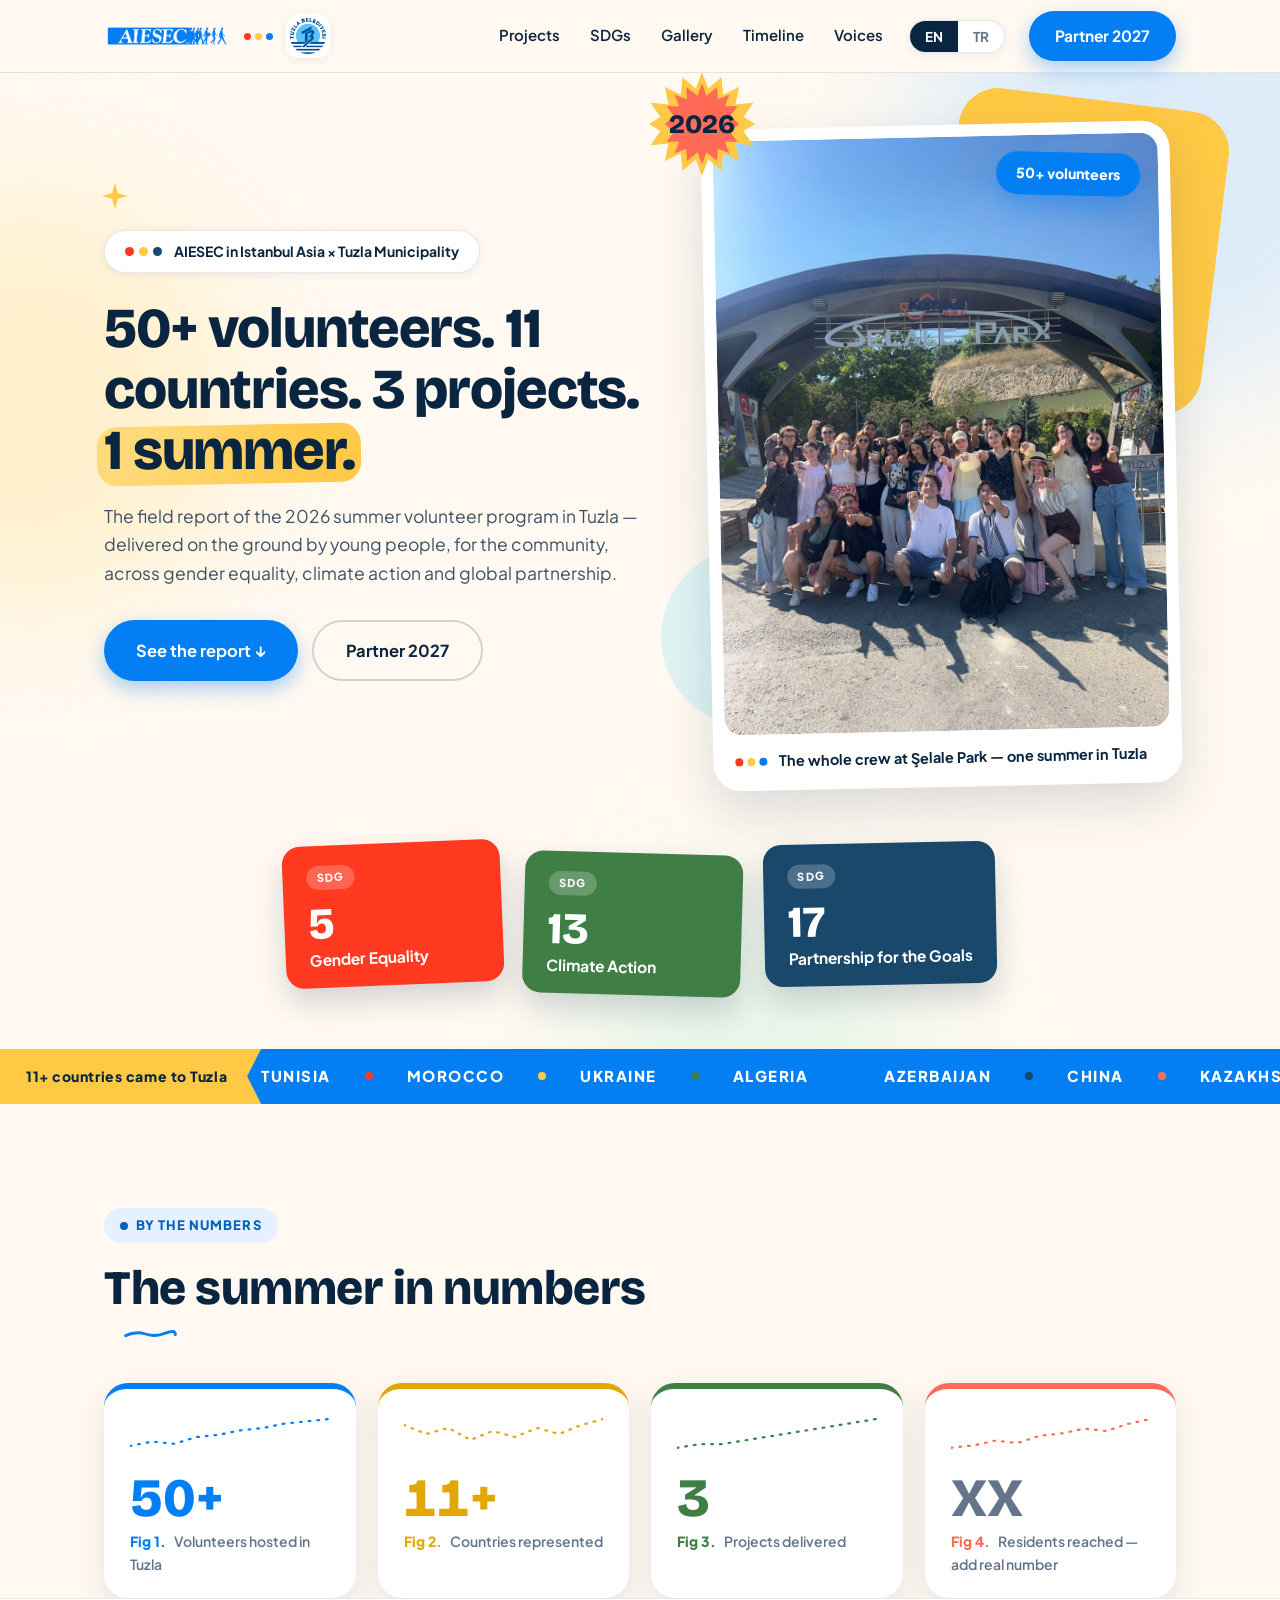
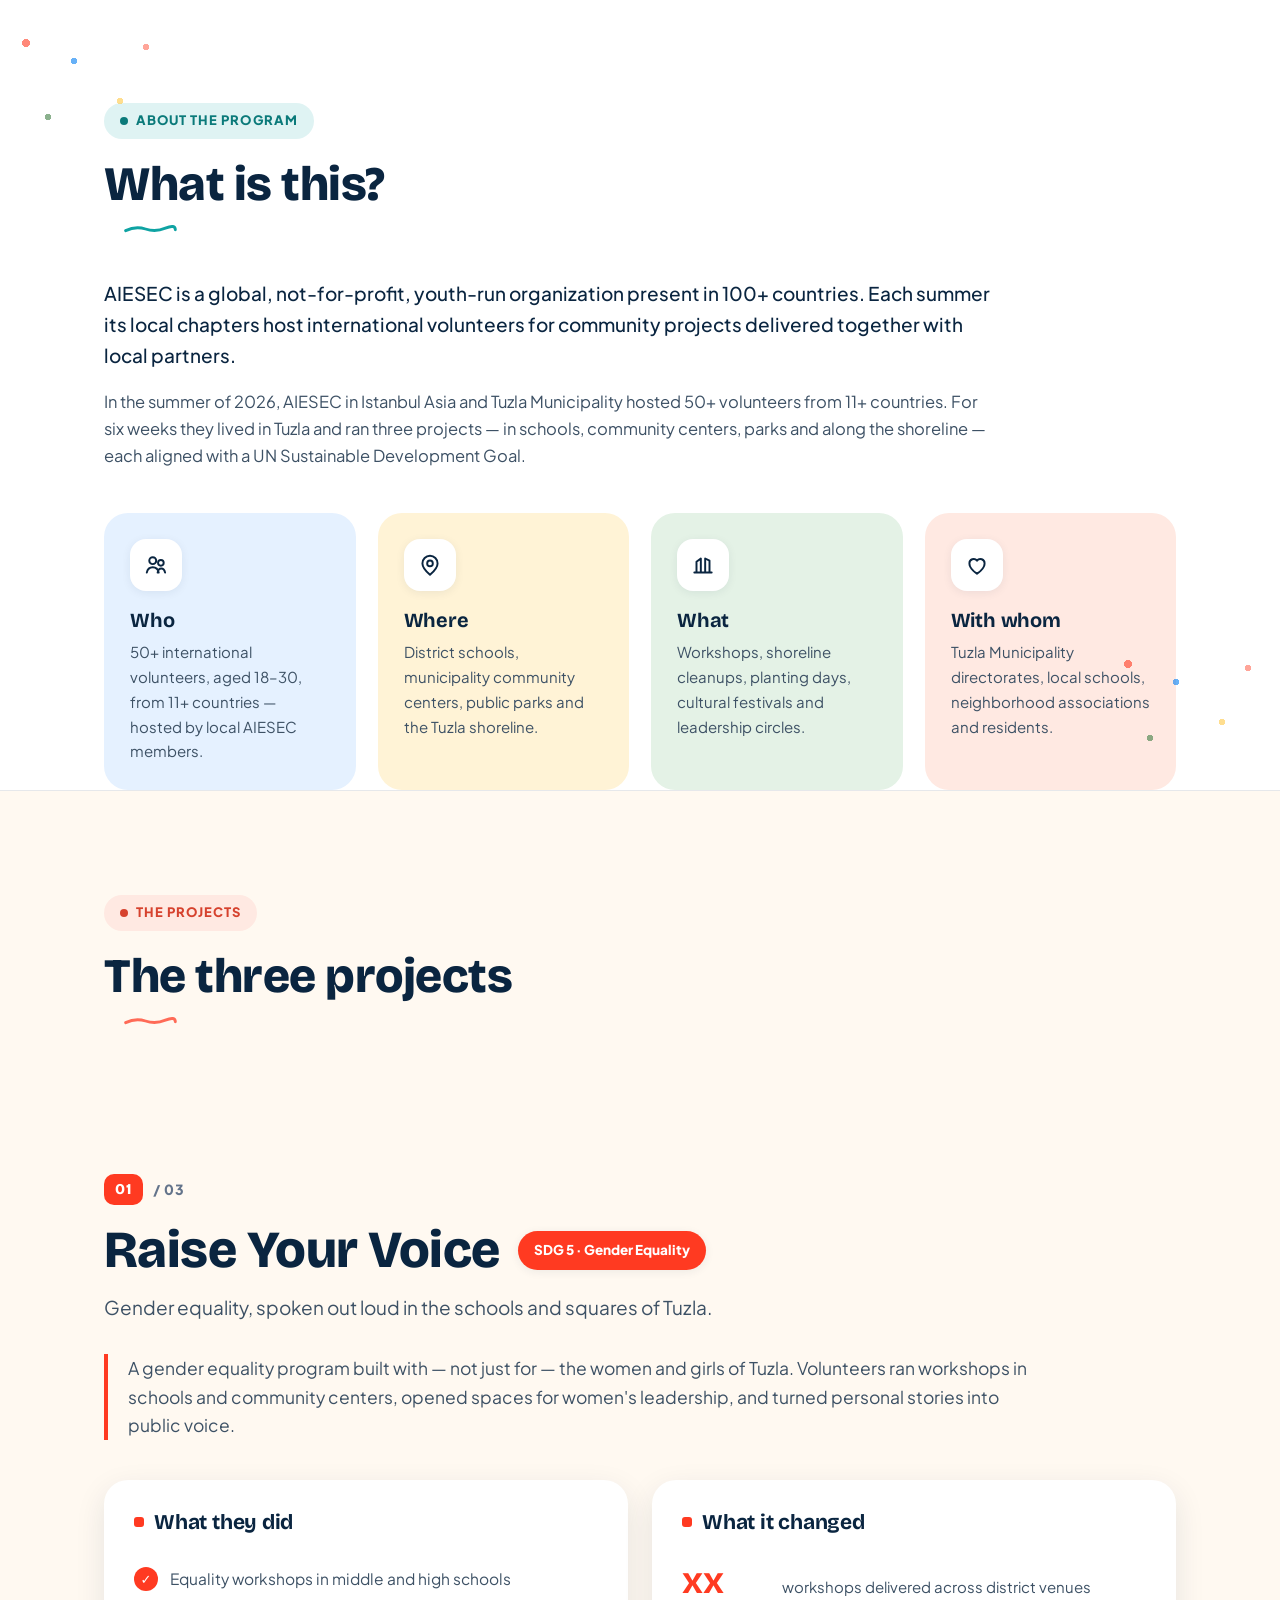
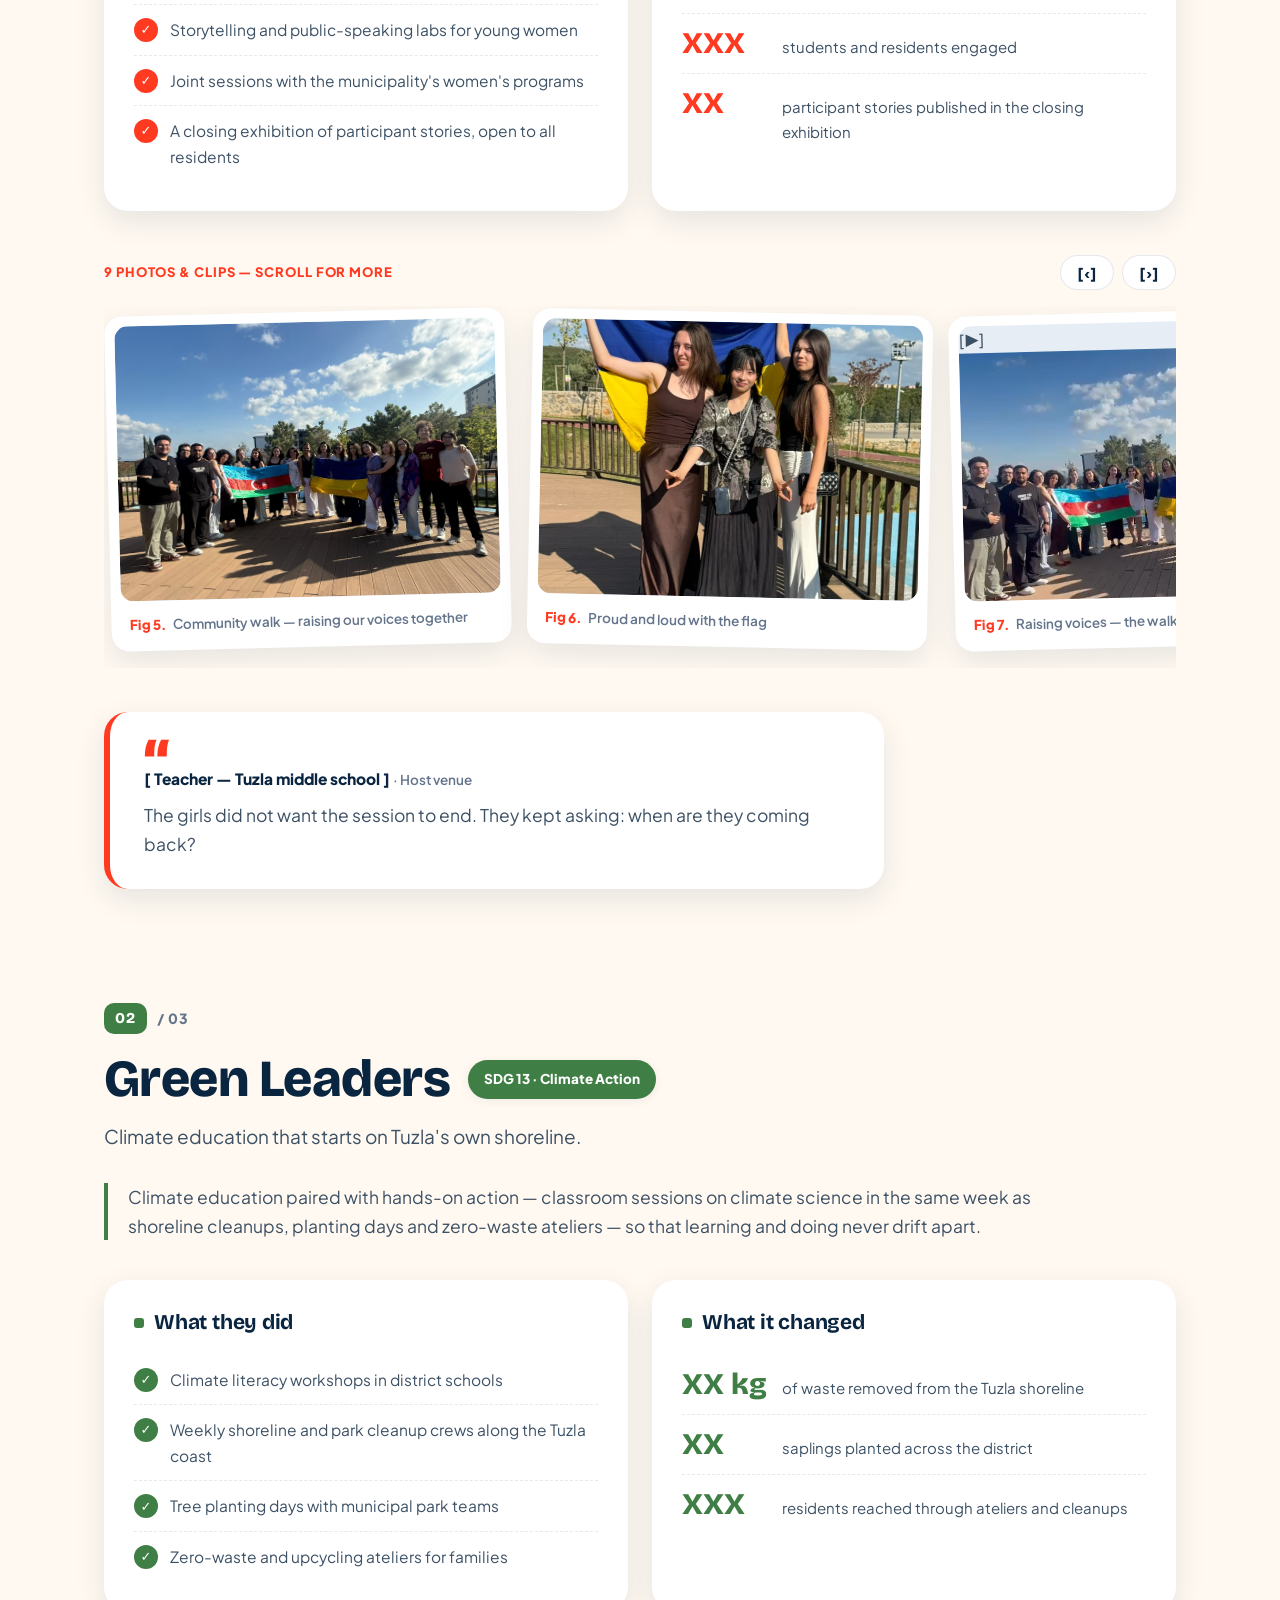
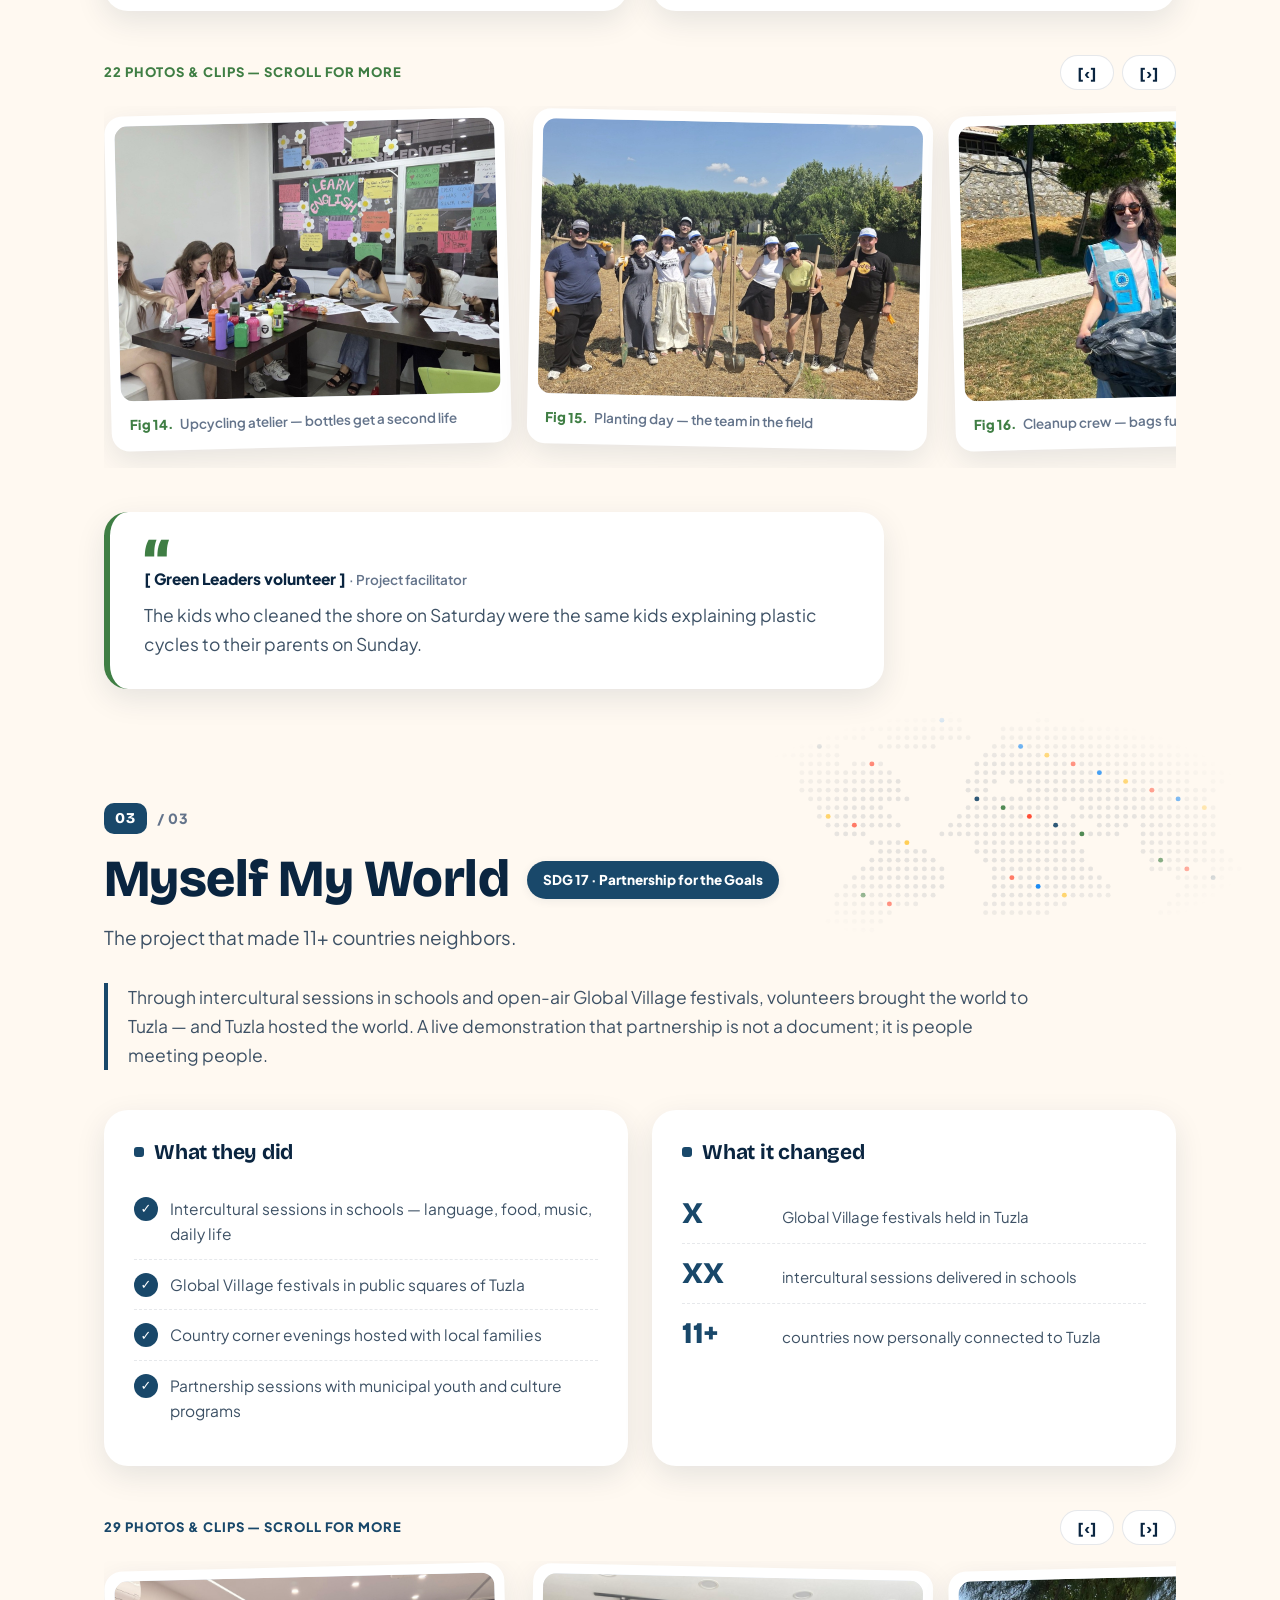
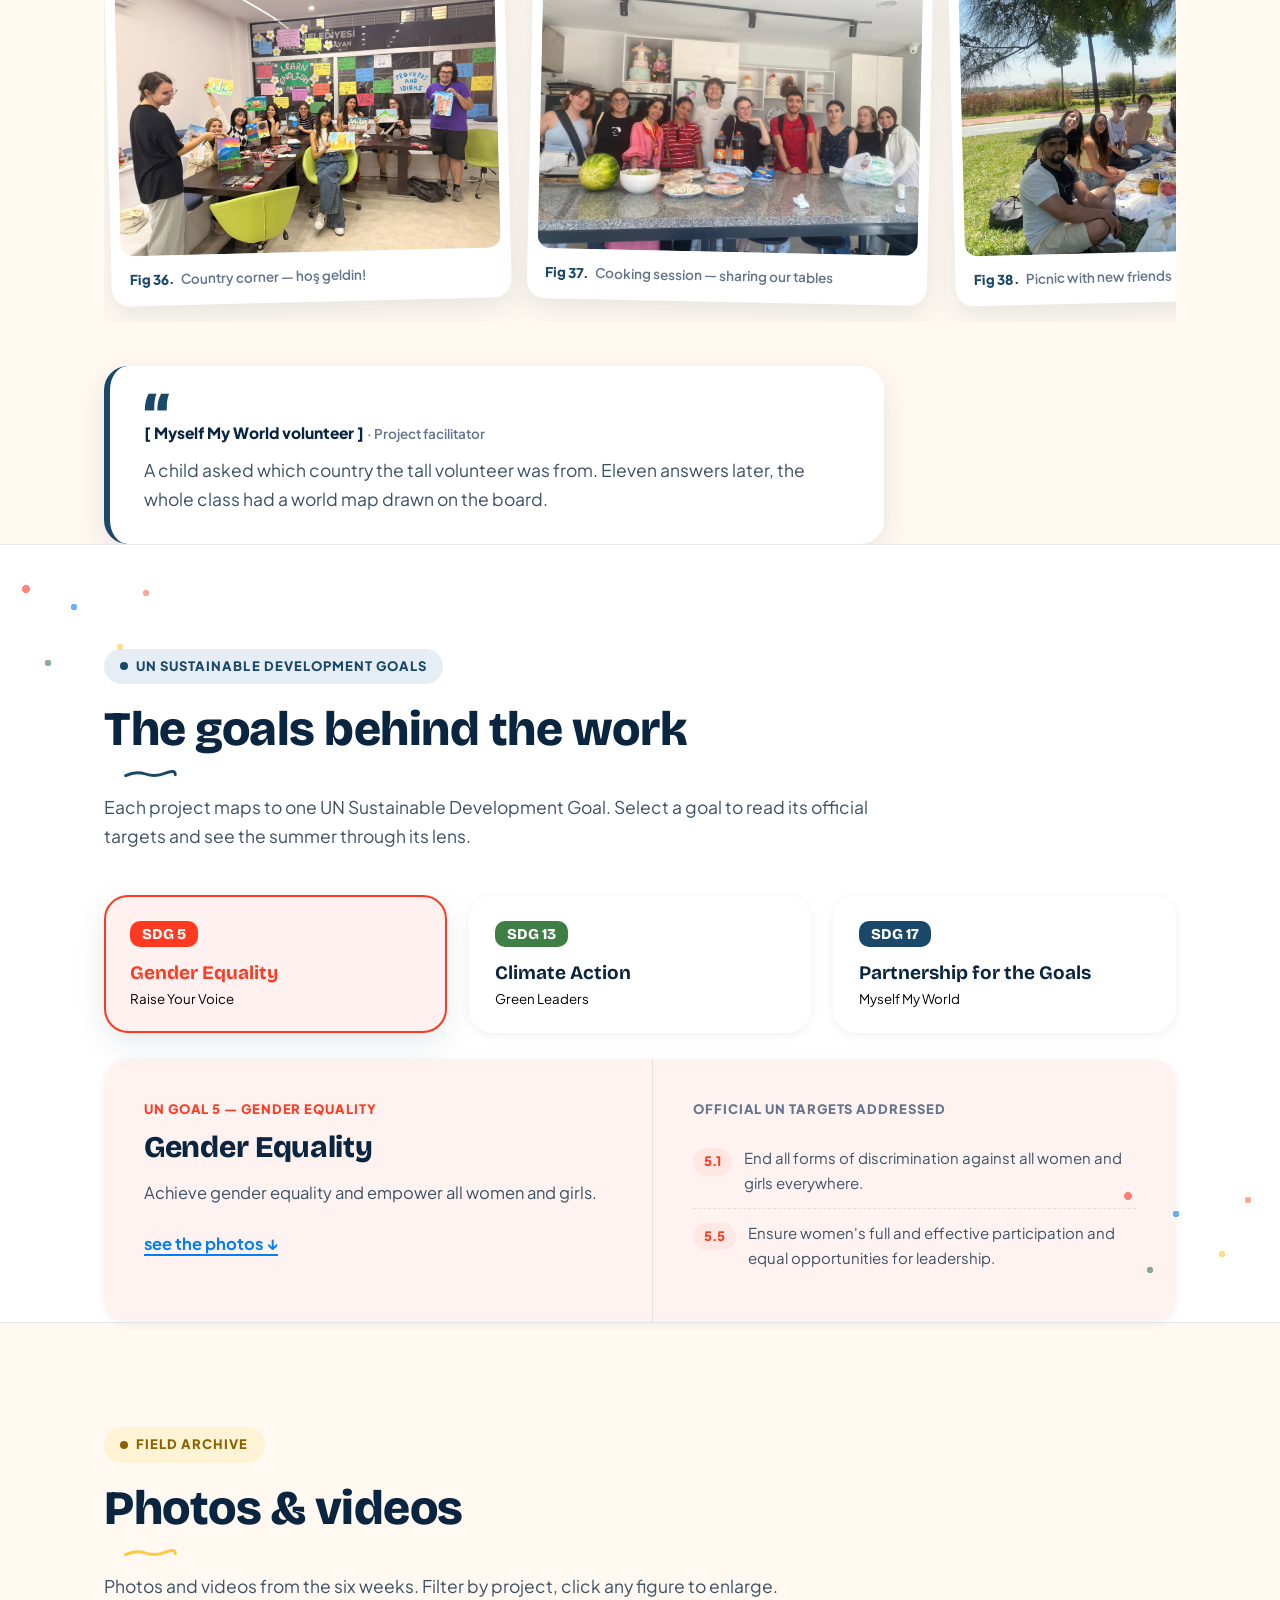
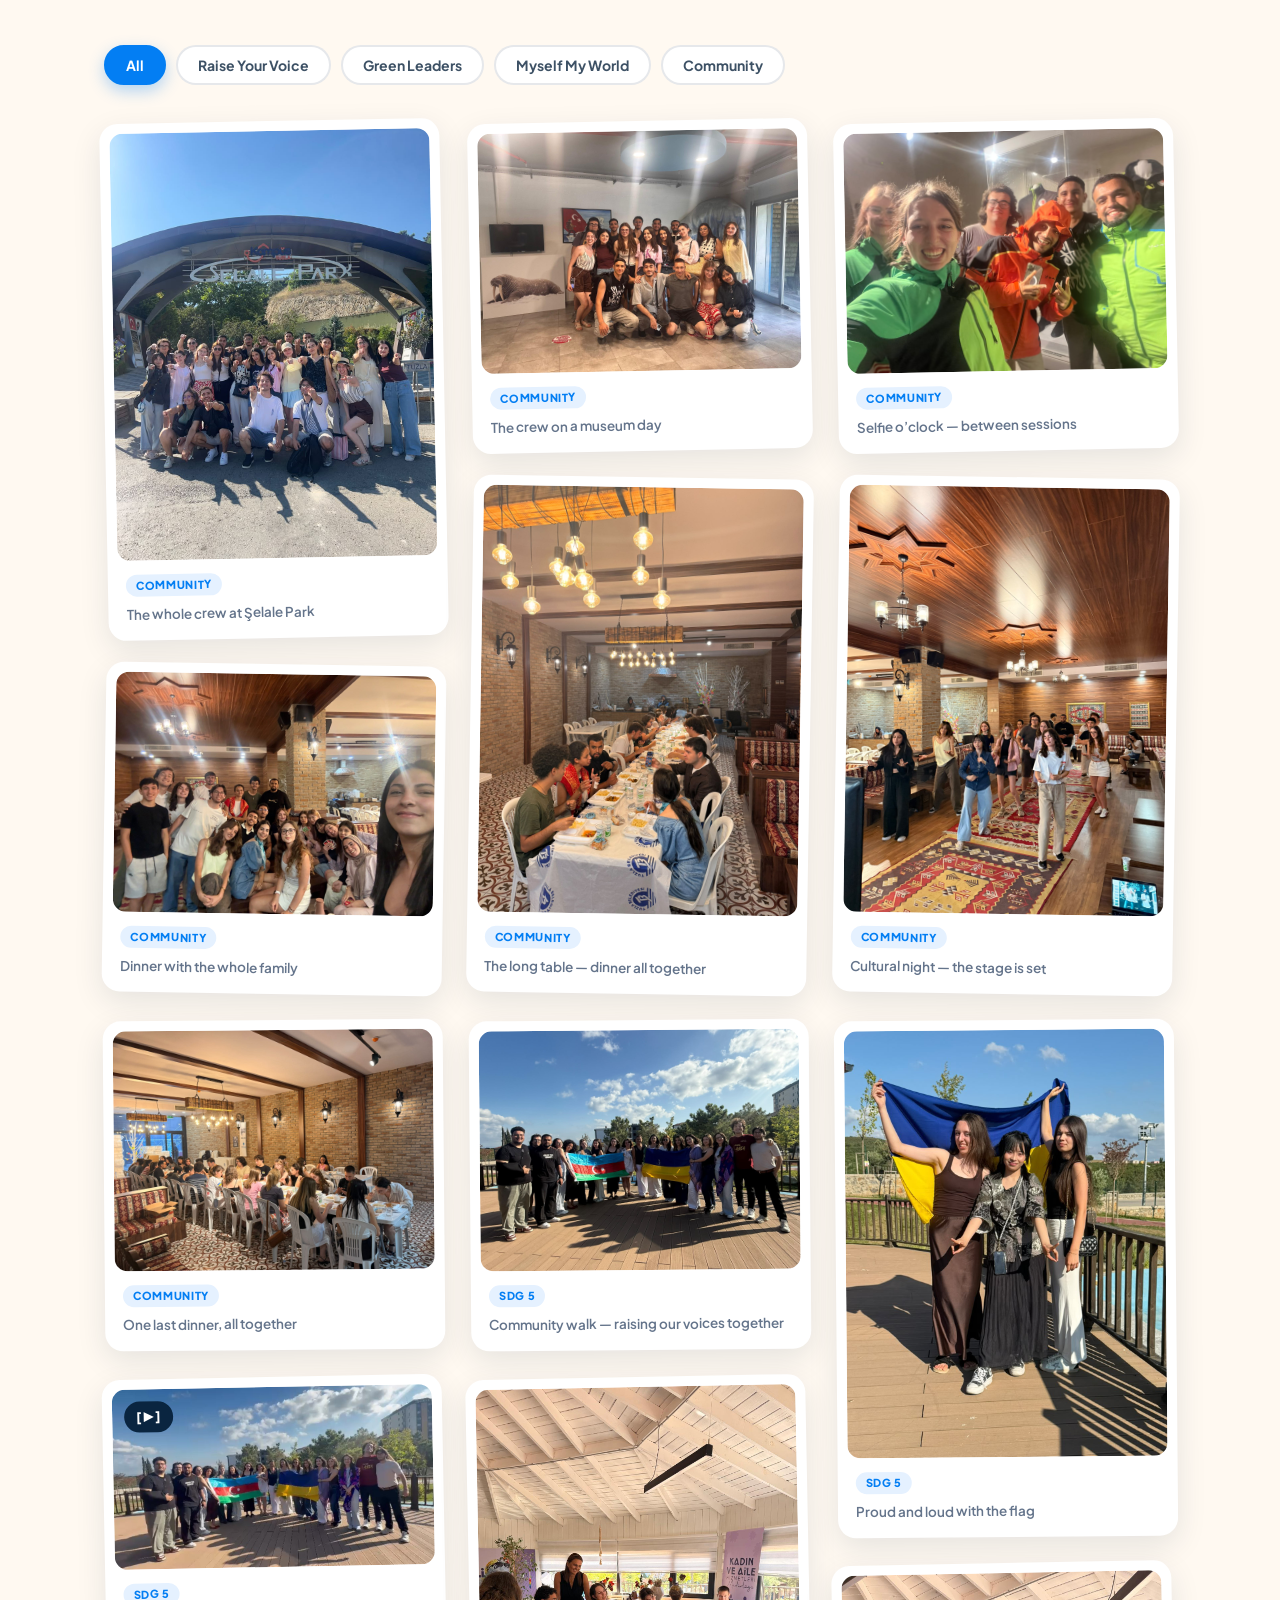
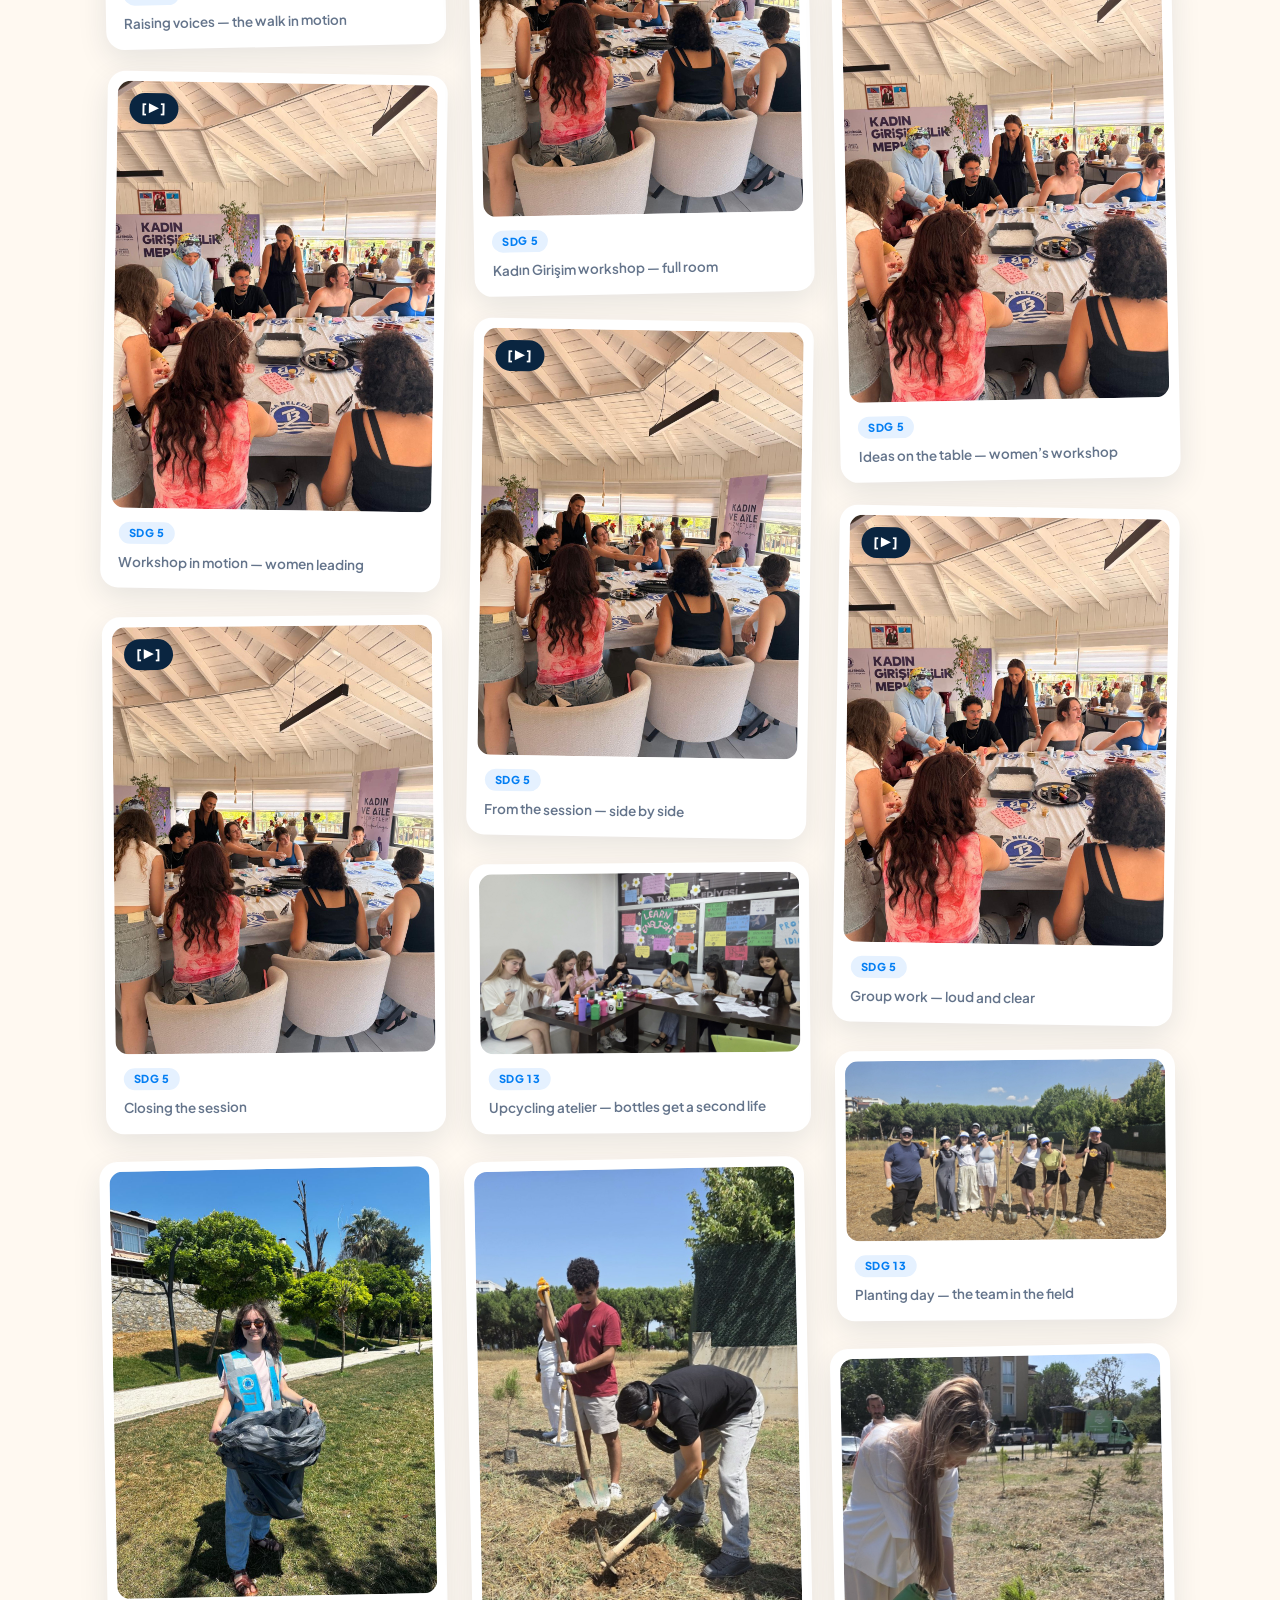
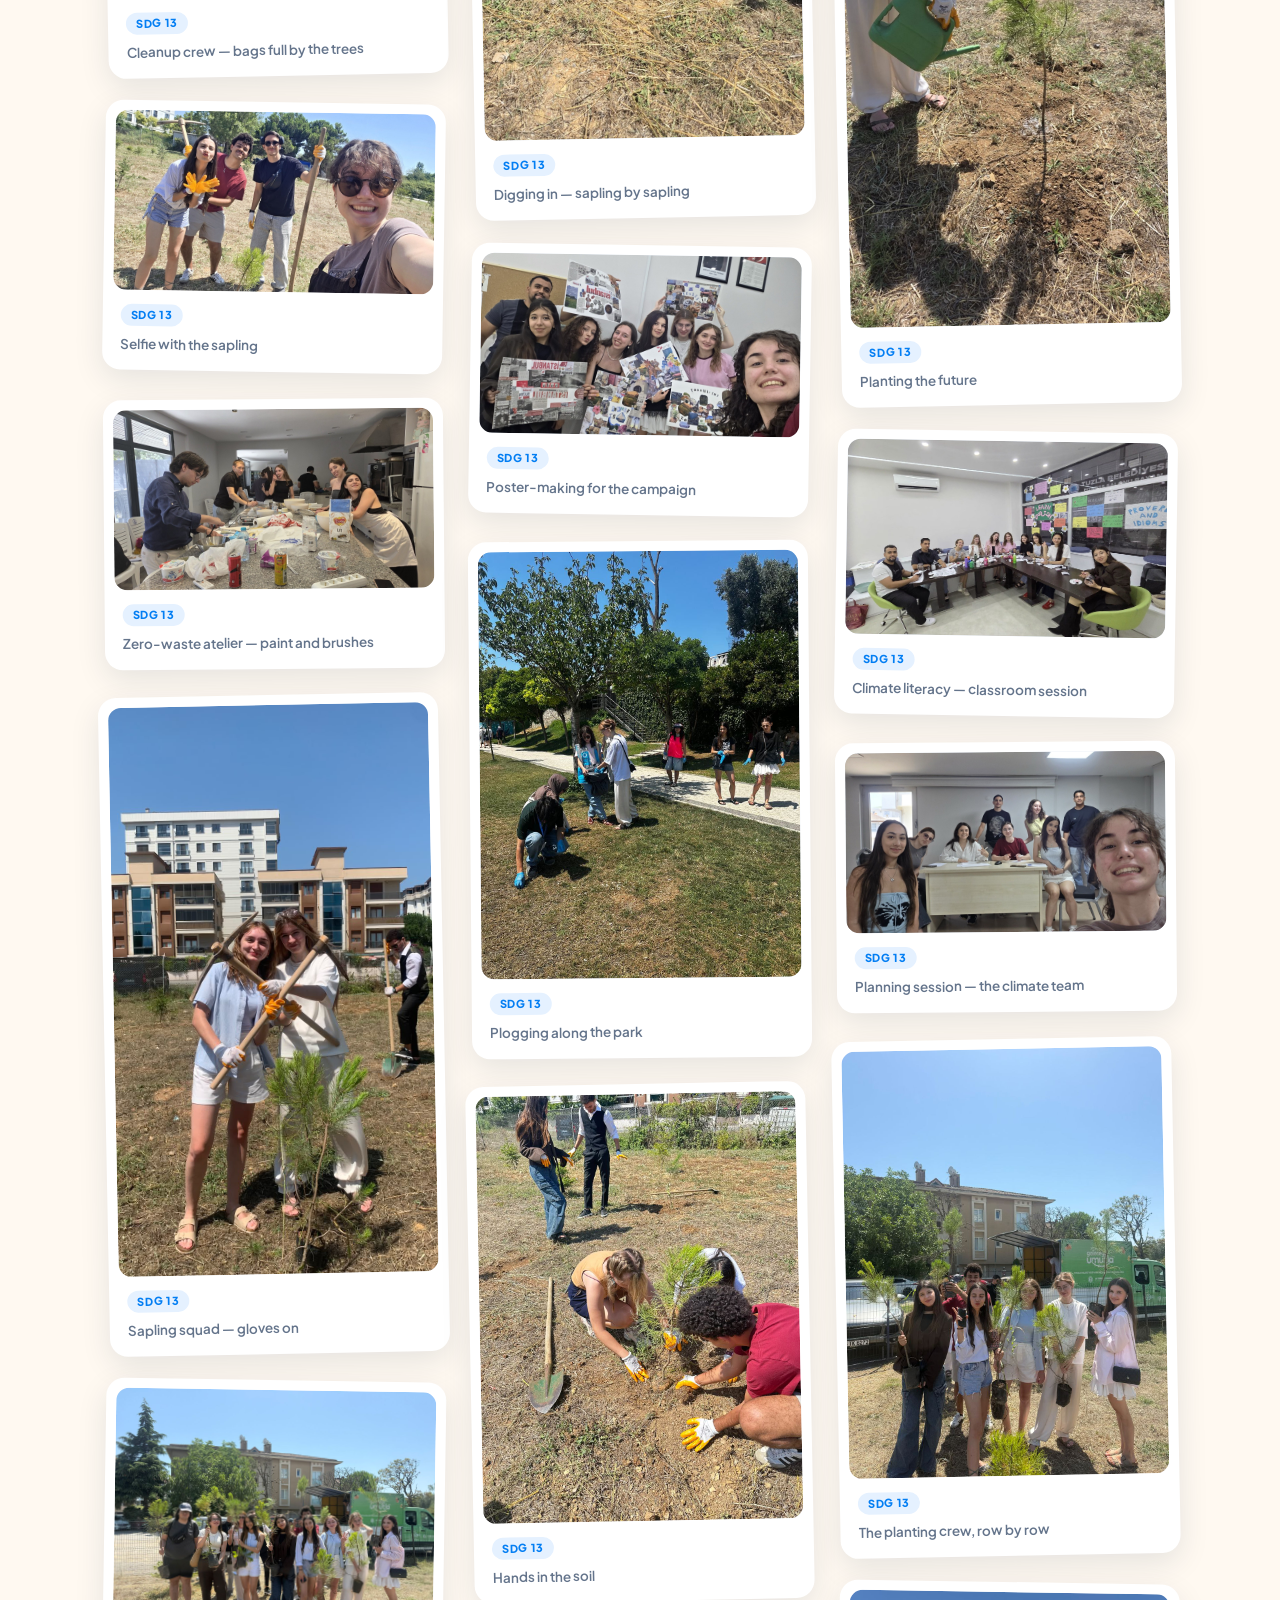
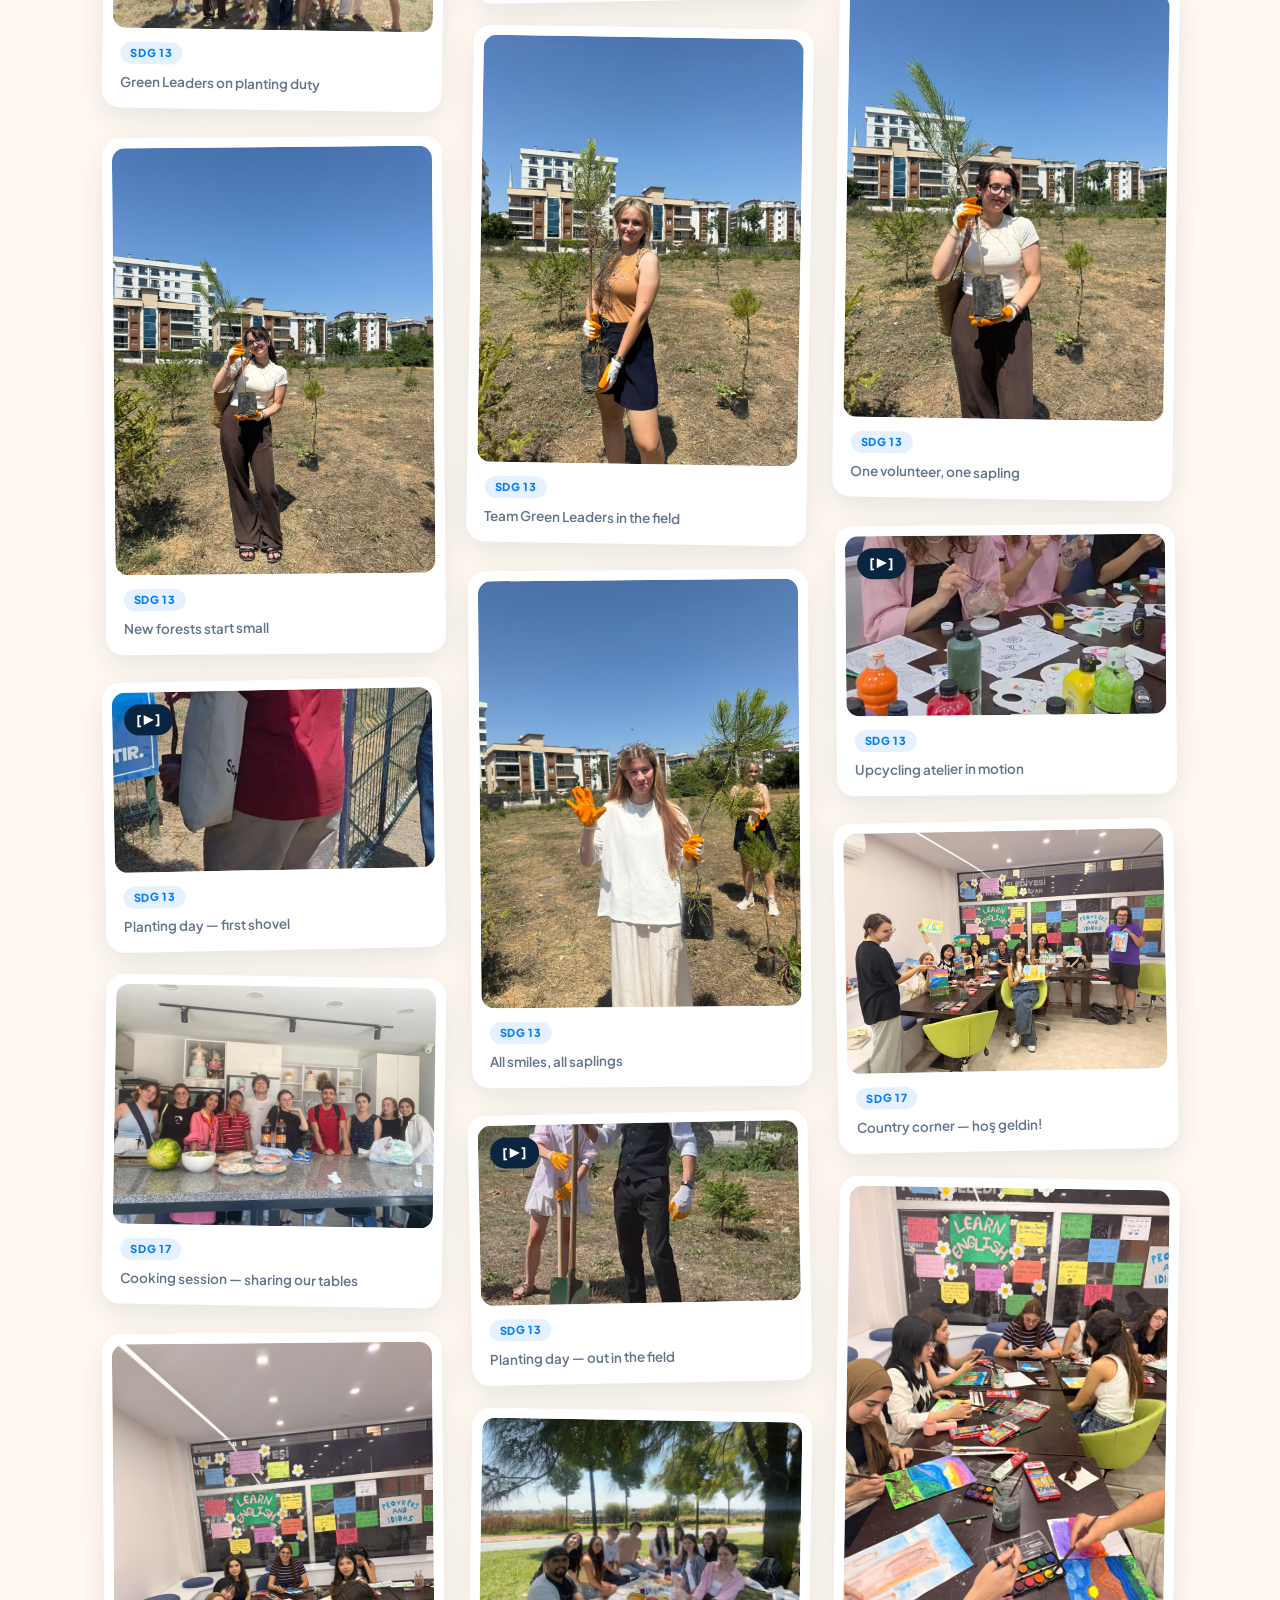
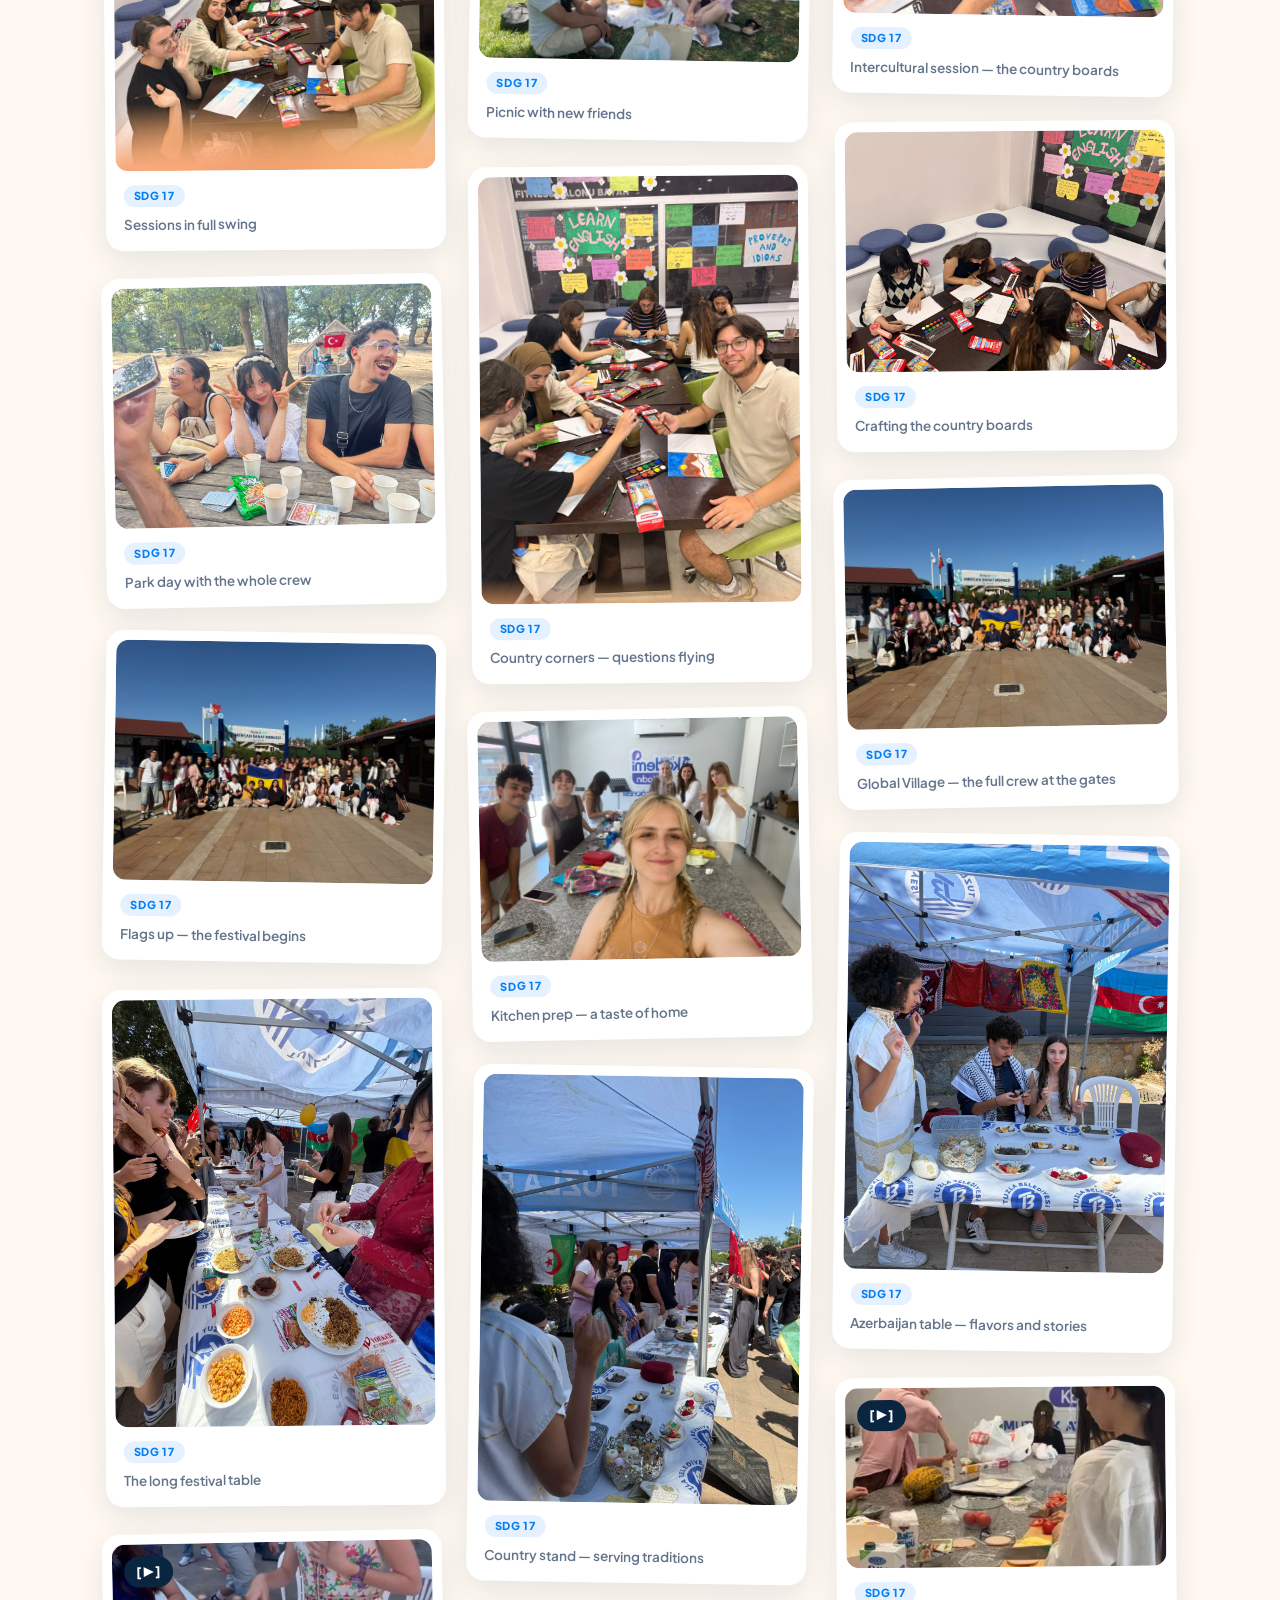
<file: index.html>
<!DOCTYPE html>
<html lang="en">
<head>
  <meta charset="UTF-8" />
  <meta name="viewport" content="width=device-width, initial-scale=1.0" />
  <title>Tuzla Summer 2026 — AIESEC in Istanbul Asia × Tuzla Municipality</title>
  <meta name="description" content="The field report of AIESEC in Istanbul Asia's 2026 summer volunteer program with Tuzla Municipality: 50+ volunteers from 11+ countries, three projects, three SDGs, one summer." />
  <meta name="theme-color" content="#037EF3" />
  <meta property="og:title" content="Tuzla Summer 2026 — AIESEC in Istanbul Asia × Tuzla Municipality" />
  <meta property="og:description" content="50+ volunteers. 11 countries. 3 projects. 1 summer. The field report." />
  <meta property="og:type" content="website" />
  <link rel="icon" href="data:image/svg+xml,%3Csvg xmlns='http://www.w3.org/2000/svg' viewBox='0 0 64 64'%3E%3Crect width='64' height='64' rx='16' fill='%23037EF3'/%3E%3Ccircle cx='22' cy='26' r='7' fill='%23FF3A21'/%3E%3Ccircle cx='42' cy='26' r='7' fill='%23FFC945'/%3E%3Ccircle cx='32' cy='42' r='7' fill='%23ffffff'/%3E%3C/svg%3E" />
  <link rel="preconnect" href="https://fonts.googleapis.com" />
  <link rel="preconnect" href="https://fonts.gstatic.com" crossorigin />
  <link href="https://fonts.googleapis.com/css2?family=Bricolage+Grotesque:opsz,wght@12..96,600;12..96,700;12..96,800&family=Plus+Jakarta+Sans:wght@400;500;600;700;800&display=swap" rel="stylesheet" />
  <link rel="stylesheet" href="css/styles.css" />
</head>
<body>
  <a class="skip-link" href="#main" data-i18n="nav.skip">Skip to content</a>

  <header class="nav">
    <div class="nav-inner">
      <a class="nav-brand" href="#top" aria-label="AIESEC in Istanbul Asia × Tuzla Belediyesi — Tuzla Summer ’26">
        <img class="brand-aiesec" src="assets/logos/AIESEClogo.png" alt="AIESEC" />
        <span class="wm-dots" aria-hidden="true"><i></i><i></i><i></i></span>
        <img class="brand-tuzla" src="assets/logos/tuzla_belediyesi_logo.png" alt="Tuzla Belediyesi" />
      </a>
      <nav class="nav-links" aria-label="Primary">
        <a href="#projects" data-i18n="nav.projects">Projects</a>
        <a href="#sdg" data-i18n="nav.sdg">SDGs</a>
        <a href="#gallery" data-i18n="nav.gallery">Gallery</a>
        <a href="#timeline" data-i18n="nav.timeline">Timeline</a>
        <a href="#voices" data-i18n="nav.voices">Voices</a>
      </nav>
      <div class="lang-toggle" role="group" aria-label="Language">
        <button type="button" data-lang="en" aria-pressed="true">EN</button>
        <button type="button" data-lang="tr" aria-pressed="false">TR</button>
      </div>
      <a class="btn btn-primary" href="#partner" data-i18n="nav.cta">Partner 2027</a>
      <button class="nav-toggle" type="button" aria-expanded="false" aria-controls="nav-drawer" aria-label="Menu">
        <span></span><span></span><span></span>
      </button>
    </div>
    <div class="nav-drawer" id="nav-drawer">
      <a href="#projects" data-i18n="nav.projects">Projects</a>
      <a href="#sdg" data-i18n="nav.sdg">SDGs</a>
      <a href="#gallery" data-i18n="nav.gallery">Gallery</a>
      <a href="#timeline" data-i18n="nav.timeline">Timeline</a>
      <a href="#voices" data-i18n="nav.voices">Voices</a>
      <a href="#partner" data-i18n="nav.cta">Partner 2027</a>
    </div>
  </header>

  <main id="main">

    <section class="hero" id="top">
      <div class="hero-deco" aria-hidden="true">
        <span class="blob blob-a"></span>
        <span class="blob blob-b"></span>
        <span class="blob blob-c"></span>
        <svg class="sparkle sp-a" viewBox="0 0 24 24"><path d="M12 0l2.6 9.4L24 12l-9.4 2.6L12 24l-2.6-9.4L0 12l9.4-2.6z"/></svg>
        <svg class="sparkle sp-b" viewBox="0 0 24 24"><path d="M12 0l2.6 9.4L24 12l-9.4 2.6L12 24l-2.6-9.4L0 12l9.4-2.6z"/></svg>
        <svg class="sparkle sp-c" viewBox="0 0 24 24"><path d="M12 0l2.6 9.4L24 12l-9.4 2.6L12 24l-2.6-9.4L0 12l9.4-2.6z"/></svg>
      </div>
      <div class="container hero-grid">
        <div class="hero-copy">
          <span class="hero-badge reveal">
            <span class="hb-dots" aria-hidden="true"><i style="background:#FF3A21"></i><i style="background:#FFC945"></i><i style="background:#19486A"></i></span>
            <span data-i18n="hero.badge">AIESEC in Istanbul Asia × Tuzla Municipality</span>
          </span>
          <h1 class="hero-title reveal">
            <span data-i18n="hero.title.a">50+ volunteers. 11 countries. 3 projects.</span>
            <span class="hl"><span data-i18n="hero.title.b">1 summer.</span></span>
          </h1>
          <p class="hero-sub reveal" data-i18n="hero.sub"></p>
          <div class="hero-ctas reveal">
            <a class="btn btn-primary btn-lg" href="#figures" data-i18n="hero.cta1">See the report ↓</a>
            <a class="btn btn-ghost btn-lg" href="#partner" data-i18n="nav.cta">Partner 2027</a>
          </div>
        </div>

        <div class="hero-photo reveal">
          <span class="hp-blob" aria-hidden="true"></span>
          <span class="hp-blob2" aria-hidden="true"></span>
          <svg class="starburst" viewBox="0 0 120 120" aria-hidden="true">
            <path class="sb-outer" d="M60 1 L67 20 L82 7 L84 27 L102 18 L98 38 L118 36 L107 52 L120 60 L107 68 L118 84 L98 82 L102 102 L84 93 L82 113 L67 100 L60 119 L53 100 L38 113 L36 93 L18 102 L22 82 L2 84 L13 68 L0 60 L13 52 L2 36 L22 38 L18 18 L36 27 L38 7 L53 20 Z"/>
            <path class="sb-inner" d="M60 14 L65 28 L77 18 L78 32 L91 27 L86 40 L100 40 L92 51 L102 60 L92 69 L100 80 L86 80 L91 93 L78 88 L77 102 L65 92 L60 106 L55 92 L43 102 L42 88 L29 93 L34 80 L20 80 L28 69 L18 60 L28 51 L20 40 L34 40 L29 27 L43 32 L42 18 L55 28 Z"/>
            <text x="60" y="70" text-anchor="middle">2026</text>
          </svg>
          <figure class="hp-frame" id="hero-photo" role="button" tabindex="0" aria-label="Enlarge the crew photo">
            <img src="assets/photos/community/mainprojectphoto.jpeg" alt="The AIESEC volunteers group at Şelale Park, Tuzla" />
            <span class="hp-badge" data-i18n="hero.photoBadge">50+ volunteers</span>
            <figcaption class="hp-cap">
              <span class="hp-dots" aria-hidden="true"><i></i><i></i><i></i></span>
              <span data-i18n="hero.photoCap">The whole crew at Şelale Park — one summer in Tuzla</span>
            </figcaption>
          </figure>
        </div>
      </div>

      <div class="hero-stickers reveal" id="hero-stickers"></div>
      <div class="marquee" id="marquee">
        <span class="marquee-label" data-i18n="hero.marquee">11+ countries came to Tuzla</span>
        <div class="marquee-clip">
          <div class="marquee-track" id="marquee-track"></div>
        </div>
      </div>
    </section>

    <section class="section" id="figures">
      <div class="container">
        <div class="section-head reveal">
          <span class="overline ov-blue" data-i18n="ov.figures">By the numbers</span>
          <h2 class="section-title" data-i18n="figures.label">The summer in numbers</h2>
        </div>
        <div class="figures-grid reveal" id="figures-grid"></div>
      </div>
    </section>

    <section class="section section-tint" id="story">
      <div class="container">
        <div class="section-head reveal">
          <span class="overline ov-teal" data-i18n="ov.story">About the program</span>
          <h2 class="section-title" data-i18n="story.label">What is this?</h2>
        </div>
        <div class="story-copy">
          <p class="lead reveal" data-i18n="story.p1"></p>
          <p class="reveal" data-i18n="story.p2"></p>
        </div>
        <div class="story-grid reveal">
          <div class="story-card sc-blue">
            <span class="sc-icon" aria-hidden="true"><svg viewBox="0 0 24 24"><circle cx="9" cy="8" r="3.2"/><circle cx="16.5" cy="10" r="2.6"/><path d="M3.5 19c.6-3.2 2.9-5 5.5-5s4.9 1.8 5.5 5M13.5 19c.4-2.3 1.7-3.8 3.4-3.8 1.6 0 3 1.4 3.5 3.8"/></svg></span>
            <h3 data-i18n="story.1.t">Who</h3>
            <p data-i18n="story.1.d"></p>
          </div>
          <div class="story-card sc-yellow">
            <span class="sc-icon" aria-hidden="true"><svg viewBox="0 0 24 24"><path d="M12 21c4-3.5 7-6.8 7-10.5A7 7 0 0 0 5 10.5C5 14.2 8 17.5 12 21z"/><circle cx="12" cy="10.5" r="2.6"/></svg></span>
            <h3 data-i18n="story.2.t">Where</h3>
            <p data-i18n="story.2.d"></p>
          </div>
          <div class="story-card sc-green">
            <span class="sc-icon" aria-hidden="true"><svg viewBox="0 0 24 24"><path d="M4 19h16M6 19V9l4-3v13M14 19V6l4 2v11"/></svg></span>
            <h3 data-i18n="story.3.t">What</h3>
            <p data-i18n="story.3.d"></p>
          </div>
          <div class="story-card sc-coral">
            <span class="sc-icon" aria-hidden="true"><svg viewBox="0 0 24 24"><path d="M12 20s-7-4.6-7-9.5A3.9 3.9 0 0 1 12 8a3.9 3.9 0 0 1 7 2.5C19 15.4 12 20 12 20z"/></svg></span>
            <h3 data-i18n="story.4.t">With whom</h3>
            <p data-i18n="story.4.d"></p>
          </div>
        </div>
      </div>
    </section>

    <section class="section" id="projects">
      <div class="container">
        <div class="section-head reveal">
          <span class="overline ov-coral" data-i18n="ov.projects">The projects</span>
          <h2 class="section-title" data-i18n="projects.label">The three projects</h2>
        </div>
      </div>
      <div id="projects-list"></div>
    </section>

    <section class="section section-tint" id="sdg">
      <div class="container">
        <div class="section-head reveal">
          <span class="overline ov-navy" data-i18n="ov.sdg">UN Sustainable Development Goals</span>
          <h2 class="section-title" data-i18n="sdg.label">The goals behind the work</h2>
          <p class="section-intro" data-i18n="sdg.intro"></p>
        </div>
        <div class="sdg-tiles reveal" id="sdg-tiles" role="group" aria-label="Select a Sustainable Development Goal"></div>
        <div class="sdg-detail reveal" id="sdg-detail"></div>
      </div>
    </section>

    <section class="section" id="gallery">
      <div class="container">
        <div class="section-head reveal">
          <span class="overline ov-yellow" data-i18n="ov.gallery">Field archive</span>
          <h2 class="section-title" data-i18n="gallery.label">Photos &amp; videos</h2>
          <p class="section-intro" data-i18n="gallery.intro"></p>
        </div>
        <div class="gallery-chips reveal" id="gallery-chips"></div>
        <div class="gallery-grid reveal" id="gallery-grid"></div>
      </div>
    </section>

    <section class="section section-tint timeline" id="timeline">
      <div class="container">
        <div class="section-head reveal">
          <span class="overline ov-green" data-i18n="ov.timeline">The journey</span>
          <h2 class="section-title" data-i18n="timeline.label">How the summer unfolded</h2>
        </div>
        <div class="tl-list reveal" id="timeline-list"></div>
      </div>
    </section>

    <section class="section" id="voices">
      <div class="container">
        <div class="section-head reveal">
          <span class="overline ov-coral" data-i18n="ov.voices">Testimonials</span>
          <h2 class="section-title" data-i18n="voices.label">Voices from the summer</h2>
        </div>
        <div class="voices-grid reveal" id="voices-list"></div>
      </div>
    </section>

    <section class="partner" id="partner">
      <div class="container">
        <div class="world-deco world-partner" id="world-partner" aria-hidden="true"></div>
        <span class="overline ov-yellow chip-solid reveal" data-i18n="partner.badge">Proposal 2027</span>
        <h2 class="partner-title reveal"><span data-i18n="partner.title">Let's run it back in 2027</span> <span class="pmark"><span data-i18n="partner.title.hl">— bigger.</span></span></h2>
        <div class="partner-cols">
          <div class="partner-copy reveal">
            <p data-i18n="partner.p1"></p>
            <p class="p2" data-i18n="partner.p2"></p>
            <div class="stamp" aria-hidden="true">2027</div>
            <div class="partner-ctas">
              <a class="btn btn-yellow btn-lg" id="partner-mail" href="mailto:ADD-REAL-EMAIL@example.org" data-i18n="partner.cta">Propose 2027 →</a>
              <a class="btn btn-ghost-light btn-lg" href="#top" data-i18n="partner.cta2">Re-see 2026 ↓</a>
            </div>
            <div class="partner-logos" aria-hidden="true">
              <img class="pl-aiesec" src="assets/logos/AIESEClogo.png" alt="" />
              <span class="pl-x">×</span>
              <img class="pl-tuzla" src="assets/logos/tuzla_belediyesi_logo.png" alt="" />
            </div>
          </div>
          <div class="partner-benefits reveal">
            <div class="benefit-card b-blue">
              <h3 data-i18n="partner.1.t">More reach</h3>
              <p data-i18n="partner.1.d"></p>
            </div>
            <div class="benefit-card b-green">
              <h3 data-i18n="partner.2.t">Local alignment</h3>
              <p data-i18n="partner.2.d"></p>
            </div>
            <div class="benefit-card b-yellow">
              <h3 data-i18n="partner.3.t">A full archive</h3>
              <p data-i18n="partner.3.d"></p>
            </div>
            <div class="benefit-card b-coral">
              <h3 data-i18n="partner.4.t">Proven delivery</h3>
              <p data-i18n="partner.4.d"></p>
            </div>
          </div>
        </div>
      </div>
    </section>

  </main>

  <footer class="footer">
    <div class="container">
      <div class="footer-logos">
        <img class="fl-aiesec" src="assets/logos/AIESEClogo.png" alt="AIESEC" />
        <img class="fl-asia" src="assets/logos/istanbulasialogo.png" alt="AIESEC in Istanbul Asia" />
        <img class="fl-tuzla" src="assets/logos/tuzla_belediyesi_logo.png" alt="Tuzla Belediyesi" />
      </div>
      <div class="footer-links">
        <a href="https://aiesec.org" target="_blank" rel="noopener">AIESEC International</a>
        <a href="https://www.tuzla.bel.tr" target="_blank" rel="noopener">Tuzla Belediyesi</a>
        <a href="https://sdgs.un.org/goals" target="_blank" rel="noopener">UN SDGs</a>
        <a href="https://www.aiesec.org.tr" target="_blank" rel="noopener">AIESEC in Istanbul Asia</a>
      </div>
      <div class="footer-base">
        <span data-i18n="footer.credit"></span>
        <span data-i18n="footer.tagline"></span>
      </div>
      <div class="footer-base">
        <span data-i18n="footer.built"></span>
        <span id="ig-handle"></span>
      </div>
    </div>
  </footer>

  <div class="lightbox" id="lightbox" role="dialog" aria-modal="true" aria-label="Media viewer">
    <div class="lb-stage">
      <div id="lb-media"></div>
      <div class="lb-meta">
        <span class="cap" id="lb-cap"></span>
        <span class="count" id="lb-count"></span>
      </div>
    </div>
    <button class="lb-btn lb-close" id="lb-close" data-i18n="lightbox.close">close</button>
    <button class="lb-btn lb-prev" id="lb-prev" aria-label="previous figure">[‹]</button>
    <button class="lb-btn lb-next" id="lb-next" aria-label="next figure">[›]</button>
  </div>

  <script src="js/worldmap.js"></script>
  <script src="js/content.js"></script>
  <script src="js/main.js"></script>
</body>
</html>
</file>
<file: css/styles.css>
/* ==========================================================================
   TUZLA SUMMER 2026 — "Summer Field Journal" theme
   Warm cream canvas, AIESEC blue primary, warm yellow highlights,
   three official SDG colors as festive accents. Rounded, soft, photo-led.
   ========================================================================== */

:root {
  --ink: #0A2540;
  --ink-soft: #3D5165;
  --mute: #64748B;
  --canvas: #FFF9F1;
  --white: #FFFFFF;
  --line: rgba(10, 37, 64, 0.10);

  --blue: #037EF3;
  --blue-deep: #0261BD;
  --yellow: #FFC945;
  --yellow-deep: #8A6200;
  --teal: #0FA3A3;
  --teal-soft: #DFF3F3;
  --navy-band: #0A2540;

  --sdg5: #FF3A21;
  --sdg13: #3F7E44;
  --sdg17: #19486A;

  --coral: #FF6B57;
  --coral-soft: #FFE9E2;
  --blue-soft: #E5F1FF;
  --yellow-soft: #FFF3D6;
  --green-soft: #E4F2E6;
  --navy-soft: #E7EDF5;

  --r-sm: 12px;
  --r-md: 18px;
  --r-lg: 24px;
  --r-full: 999px;

  --sh-sm: 0 2px 10px rgba(10, 37, 64, 0.07);
  --sh-md: 0 10px 30px rgba(10, 37, 64, 0.10);
  --sh-lg: 0 20px 50px rgba(10, 37, 64, 0.14);

  --sp-xs: 4px;
  --sp-sm: 8px;
  --sp-md: 12px;
  --sp-lg: 16px;
  --sp-xl: 24px;
  --sp-xxl: 32px;
  --sp-section: 104px;

  --font-display: "Bricolage Grotesque", "Plus Jakarta Sans", system-ui, sans-serif;
  --font: "Plus Jakarta Sans", system-ui, -apple-system, "Segoe UI", Roboto, sans-serif;
  --col: 1120px;
}

* { margin: 0; padding: 0; box-sizing: border-box; }
html { scroll-behavior: smooth; }

body {
  font-family: var(--font);
  font-size: 16.5px;
  line-height: 1.65;
  background: var(--canvas);
  color: var(--ink-soft);
  -webkit-font-smoothing: antialiased;
}

::selection { background: var(--blue); color: #fff; }
img { display: block; max-width: 100%; }
a { color: var(--blue); }
button { font-family: inherit; cursor: pointer; }
h1, h2, h3, h4 { font-family: var(--font-display); color: var(--ink); line-height: 1.15; letter-spacing: -0.01em; }

/* ---------- a11y ---------- */

.skip-link {
  position: absolute; left: -9999px; top: 0;
  background: var(--ink); color: #fff;
  padding: 10px 18px; border-radius: var(--r-sm); z-index: 200;
}
.skip-link:focus { left: 16px; top: 16px; }
:focus-visible { outline: 3px solid var(--blue); outline-offset: 2px; border-radius: 6px; }

/* ---------- layout ---------- */

.container { max-width: var(--col); margin: 0 auto; padding: 0 var(--sp-xl); }
.section { padding-top: var(--sp-section); }
.section-tint {
  position: relative;
  background: linear-gradient(var(--white), var(--white));
  border-top: 1px solid var(--line);
  border-bottom: 1px solid var(--line);
}
.section-tint::before, .section-tint::after {
  content: ""; position: absolute; width: 150px; height: 110px;
  pointer-events: none; opacity: .6;
  background-image:
    radial-gradient(circle at 12px 14px, var(--sdg5) 0 4px, transparent 4px),
    radial-gradient(circle at 60px 32px, var(--blue) 0 3px, transparent 3px),
    radial-gradient(circle at 106px 72px, var(--yellow) 0 3.5px, transparent 3.5px),
    radial-gradient(circle at 34px 88px, var(--sdg13) 0 3px, transparent 3px),
    radial-gradient(circle at 132px 18px, var(--coral) 0 3px, transparent 3px);
}
.section-tint::before { top: 30px; left: 14px; }
.section-tint::after { bottom: 30px; right: 14px; }

.section-head { margin-bottom: 44px; }
.overline {
  display: inline-flex; align-items: center; gap: 8px;
  font-weight: 800; font-size: 13px; letter-spacing: 0.08em;
  text-transform: uppercase;
  padding: 7px 16px; border-radius: var(--r-full);
  margin-bottom: 18px;
}
.overline::before { content: ""; width: 8px; height: 8px; border-radius: 50%; background: currentColor; }
.ov-blue { background: var(--blue-soft); color: var(--blue-deep); }
.ov-teal { background: var(--teal-soft); color: #0B7A7A; }
.ov-coral { background: var(--coral-soft); color: #D6422E; }
.ov-yellow { background: var(--yellow-soft); color: var(--yellow-deep); }
.ov-green { background: var(--green-soft); color: #2C6E31; }
.ov-navy { background: var(--navy-soft); color: var(--sdg17); }
.chip-solid { background: var(--yellow); color: var(--ink); }
.chip-solid::before { background: var(--ink); }

.section-title { font-size: clamp(32px, 4.4vw, 48px); font-weight: 800; margin-bottom: 14px; }
.section-title::after {
  content: ""; display: block; width: 92px; height: 10px; margin-top: 12px;
  background: var(--sq, var(--blue));
  -webkit-mask: url("data:image/svg+xml,%3Csvg xmlns='http://www.w3.org/2000/svg' viewBox='0 0 64 12'%3E%3Cpath d='M2 8 Q 14 2 26 6 T 50 5 T 62 7' fill='none' stroke='black' stroke-width='3.5' stroke-linecap='round'/%3E%3C/svg%3E") no-repeat center / contain;
  mask: url("data:image/svg+xml,%3Csvg xmlns='http://www.w3.org/2000/svg' viewBox='0 0 64 12'%3E%3Cpath d='M2 8 Q 14 2 26 6 T 50 5 T 62 7' fill='none' stroke='black' stroke-width='3.5' stroke-linecap='round'/%3E%3C/svg%3E") no-repeat center / contain;
}
.section-head:has(.ov-blue) { --sq: var(--blue); }
.section-head:has(.ov-teal) { --sq: var(--teal); }
.section-head:has(.ov-coral) { --sq: var(--coral); }
.section-head:has(.ov-yellow) { --sq: var(--yellow); }
.section-head:has(.ov-green) { --sq: var(--sdg13); }
.section-head:has(.ov-navy) { --sq: var(--sdg17); }
.section-intro { max-width: 62ch; color: var(--ink-soft); font-size: 17.5px; }

/* ---------- buttons, chips, badges ---------- */

.btn {
  display: inline-flex; align-items: center; justify-content: center; gap: 8px;
  font-family: var(--font); font-weight: 700; font-size: 15.5px;
  padding: 12px 26px; border-radius: var(--r-full);
  text-decoration: none; border: 0; transition: transform .18s ease, box-shadow .18s ease, background-color .18s ease;
}
.btn-lg { padding: 15px 32px; font-size: 16.5px; }
.btn-primary { background: var(--blue); color: #fff; box-shadow: 0 8px 20px rgba(3, 126, 243, 0.35); }
.btn-primary:hover { background: var(--blue-deep); transform: translateY(-2px); box-shadow: 0 12px 26px rgba(3, 126, 243, 0.4); }
.btn-ghost { background: transparent; color: var(--ink); border: 2px solid rgba(10, 37, 64, 0.18); }
.btn-ghost:hover { border-color: var(--ink); transform: translateY(-2px); }
.btn-ghost-light { background: transparent; color: #fff; border: 2px solid rgba(255, 255, 255, 0.35); }
.btn-ghost-light:hover { border-color: #fff; transform: translateY(-2px); }
.btn-yellow { background: var(--yellow); color: var(--ink); box-shadow: 0 8px 22px rgba(255, 201, 69, 0.4); }
.btn-yellow:hover { transform: translateY(-2px); box-shadow: 0 12px 28px rgba(255, 201, 69, 0.5); }

/* ---------- nav ---------- */

.nav {
  position: sticky; top: 0; z-index: 100;
  background: rgba(255, 249, 241, 0.88);
  backdrop-filter: blur(12px);
  -webkit-backdrop-filter: blur(12px);
  border-bottom: 1px solid var(--line);
}
.nav-inner {
  max-width: var(--col); margin: 0 auto; padding: 0 var(--sp-xl);
  height: 72px; display: flex; align-items: center; gap: var(--sp-xl);
}
.nav-brand {
  display: inline-flex; align-items: center; gap: 13px;
  text-decoration: none; flex-shrink: 0;
}
.brand-aiesec { height: 26px; width: auto; display: block; }
.brand-tuzla {
  height: 44px; width: auto; display: block;
  background: #fff; border-radius: 12px; padding: 4px;
  box-shadow: var(--sh-sm);
}
.wm-dots { display: inline-flex; gap: 4px; }
.wm-dots i { width: 7px; height: 7px; border-radius: 50%; display: block; }
.wm-dots i:nth-child(1) { background: var(--sdg5); }
.wm-dots i:nth-child(2) { background: var(--yellow); }
.wm-dots i:nth-child(3) { background: var(--blue); }

.nav-links { display: flex; align-items: center; gap: 26px; margin-left: auto; }
.nav-links a {
  text-decoration: none; font-weight: 600; font-size: 15px; color: var(--ink);
  padding: 6px 2px; border-bottom: 2px solid transparent; transition: border-color .15s ease, color .15s ease;
}
.nav-links a:hover { color: var(--blue); border-color: var(--blue); }

.lang-toggle {
  display: flex; background: var(--white); border: 1.5px solid var(--line);
  border-radius: var(--r-full); overflow: hidden; box-shadow: var(--sh-sm);
}
.lang-toggle button {
  background: transparent; border: 0; font-size: 13.5px; font-weight: 700;
  padding: 7px 15px; color: var(--mute); transition: all .15s ease;
}
.lang-toggle button[aria-pressed="true"] { background: var(--ink); color: #fff; }

.nav-toggle {
  display: none; background: var(--white); border: 1.5px solid var(--line);
  border-radius: var(--r-sm); padding: 11px 12px; flex-direction: column; gap: 5px;
  box-shadow: var(--sh-sm);
}
.nav-toggle span { width: 20px; height: 2.5px; border-radius: 2px; background: var(--ink); display: block; }

.nav-drawer {
  display: none; position: absolute; top: 72px; left: 0; right: 0;
  background: var(--white); border-bottom: 1px solid var(--line);
  padding: 12px var(--sp-xl) 20px; box-shadow: var(--sh-md);
}
.nav-drawer.open { display: block; }
.nav-drawer a {
  display: block; padding: 14px 4px; border-bottom: 1px solid var(--line);
  text-decoration: none; font-weight: 700; color: var(--ink); font-size: 16.5px;
}
.nav-drawer a:last-child { border-bottom: 0; color: var(--blue); }

/* ---------- hero ---------- */

.hero { position: relative; padding: 52px 0 0; overflow: hidden; }
.hero-deco { position: absolute; inset: 0; pointer-events: none; }
.blob { position: absolute; border-radius: 50%; filter: blur(70px); opacity: .55; }
.blob-a { width: 480px; height: 480px; background: #BFE0FF; top: -160px; right: -120px; }
.blob-b { width: 420px; height: 420px; background: #FFE9AE; top: 120px; left: -180px; }
.blob-c { width: 340px; height: 340px; background: #D2F1E3; bottom: -140px; right: 28%; }
.sparkle { position: absolute; width: 26px; height: 26px; fill: var(--yellow); }
.sparkle.sp-a { top: 110px; left: 8%; animation: twinkle 3.2s ease-in-out infinite; }
.sparkle.sp-b { top: 320px; right: 12%; width: 18px; height: 18px; fill: var(--coral); animation: twinkle 3.2s ease-in-out 1.1s infinite; }
.sparkle.sp-c { bottom: 220px; left: 46%; width: 14px; height: 14px; fill: var(--teal); animation: twinkle 3.2s ease-in-out 2s infinite; }
@keyframes twinkle { 0%, 100% { transform: scale(1) rotate(0deg); opacity: .9; } 50% { transform: scale(1.35) rotate(18deg); opacity: .5; } }

.starburst {
  position: absolute; top: -54px; left: -58px;
  width: 106px; height: 106px; z-index: 2;
  animation: spin 26s linear infinite;
}
.starburst .sb-outer { fill: var(--yellow); }
.starburst .sb-inner { fill: var(--coral); }
.starburst text {
  font-family: var(--font-display); font-weight: 800; font-size: 30px;
  fill: var(--ink); transform-origin: 60px 60px;
  animation: spin 26s linear infinite reverse;
}
@keyframes spin { to { transform: rotate(360deg); } }

.hero-grid {
  position: relative;
  display: grid; grid-template-columns: 1.08fr 0.92fr;
  gap: 52px; align-items: center;
}
.hero-copy { position: relative; text-align: left; }
.hero-badge {
  display: inline-flex; align-items: center; gap: 12px;
  background: var(--white); border: 1.5px solid var(--line);
  border-radius: var(--r-full); padding: 9px 20px;
  font-weight: 700; font-size: 14px; color: var(--ink);
  box-shadow: var(--sh-sm); margin-bottom: 26px;
}
.hb-dots { display: inline-flex; gap: 5px; }
.hb-dots i { width: 9px; height: 9px; border-radius: 50%; display: block; }

.hero-title {
  font-size: clamp(38px, 4.4vw, 58px);
  font-weight: 800; line-height: 1.08; letter-spacing: -0.02em;
  margin: 0 0 20px;
}
.hl { position: relative; display: inline-block; color: var(--ink); white-space: nowrap; }
.hl::before {
  content: ""; position: absolute; inset: 0.08em -0.12em -0.05em;
  background: var(--yellow); border-radius: 0.35em;
  transform: rotate(-1.2deg); z-index: -1;
}
.hl-swash { display: none; }

.hero-sub { max-width: 54ch; margin: 0 0 32px; font-size: 17.5px; color: var(--ink-soft); }
.hero-ctas { display: flex; gap: 14px; justify-content: flex-start; flex-wrap: wrap; }

/* hero crew photo */
.hero-photo { position: relative; max-width: 470px; width: 100%; margin: 0 auto; }
.hp-blob {
  position: absolute; top: -26px; right: -40px; width: 58%; height: 46%;
  background: var(--yellow); border-radius: 40px; transform: rotate(7deg);
}
.hp-blob2 {
  position: absolute; bottom: 60px; left: -46px; width: 180px; height: 180px;
  background: var(--teal-soft); border-radius: 50%;
}
.hp-frame {
  position: relative; margin: 0; background: #fff; padding: 12px 12px 0;
  border-radius: 28px; box-shadow: var(--sh-lg);
  transform: rotate(-1.2deg); transition: transform .25s ease, box-shadow .25s ease;
  cursor: zoom-in;
}
.hp-frame:hover { transform: rotate(0deg) translateY(-5px); box-shadow: 0 26px 60px rgba(10, 37, 64, 0.2); }
.hp-frame img { width: 100%; display: block; border-radius: 18px; }
.hp-badge {
  position: absolute; top: 30px; right: 30px;
  background: var(--blue); color: #fff; font-weight: 800; font-size: 14px;
  padding: 10px 20px; border-radius: var(--r-full);
  box-shadow: 0 10px 24px rgba(3, 126, 243, 0.4); transform: rotate(2.5deg);
}
.hp-cap {
  display: flex; gap: 12px; align-items: center;
  padding: 15px 10px 17px; font-weight: 700; font-size: 14.5px; color: var(--ink);
}
.hp-dots { display: inline-flex; gap: 4px; flex-shrink: 0; }
.hp-dots i { width: 8px; height: 8px; border-radius: 50%; display: block; }
.hp-dots i:nth-child(1) { background: var(--sdg5); }
.hp-dots i:nth-child(2) { background: var(--yellow); }
.hp-dots i:nth-child(3) { background: var(--blue); }

/* SDG stickers */
.hero-stickers {
  display: flex; gap: 22px; justify-content: center; align-items: stretch;
  flex-wrap: wrap; padding: 56px 0 64px;
}
.sticker {
  --sdg: var(--blue);
  display: flex; flex-direction: column; align-items: flex-start; gap: 4px;
  background: var(--sdg); color: #fff; text-decoration: none;
  border-radius: var(--r-md); padding: 20px 24px 18px; min-width: 218px;
  box-shadow: 0 14px 30px rgba(10, 37, 64, 0.18);
  transition: transform .22s ease, box-shadow .22s ease;
  position: relative;
}
.sticker:nth-child(1) { transform: rotate(-2.4deg); }
.sticker:nth-child(2) { transform: rotate(1.6deg) translateY(10px); }
.sticker:nth-child(3) { transform: rotate(-1.2deg); }
.sticker:hover { transform: rotate(0deg) translateY(-6px); box-shadow: 0 22px 44px rgba(10, 37, 64, 0.26); }
.sticker .s-sdg {
  font-size: 11px; font-weight: 800; letter-spacing: .12em; text-transform: uppercase;
  background: rgba(255, 255, 255, 0.22); border-radius: var(--r-full); padding: 3px 10px; margin-bottom: 8px;
}
.sticker .s-num { font-family: var(--font-display); font-size: 44px; font-weight: 800; line-height: 1; }
.sticker .s-name { font-weight: 700; font-size: 15.5px; line-height: 1.3; }

/* country marquee */
.marquee {
  position: relative; background: var(--blue); color: #fff;
  display: flex; align-items: center; gap: 0; overflow: hidden;
}
.marquee-label {
  flex-shrink: 0; background: var(--yellow); color: var(--ink);
  font-weight: 800; font-size: 14px; letter-spacing: .04em;
  padding: 16px 26px; z-index: 2; position: relative;
  clip-path: polygon(0 0, 100% 0, calc(100% - 14px) 50%, 100% 100%, 0 100%);
  padding-right: 34px;
}
.marquee-clip { overflow: hidden; flex: 1; }
.marquee-track {
  display: flex; align-items: center; gap: 34px; width: max-content;
  padding: 15px 0; animation: scroll-x 32s linear infinite;
}
.marquee:hover .marquee-track { animation-play-state: paused; }
@keyframes scroll-x { from { transform: translateX(0); } to { transform: translateX(-50%); } }
.m-item { font-weight: 800; font-size: 15px; letter-spacing: .1em; text-transform: uppercase; white-space: nowrap; }
.m-dot { width: 8px; height: 8px; border-radius: 50%; display: block; flex-shrink: 0; }

/* ---------- figures ---------- */

.figures-grid { display: grid; grid-template-columns: repeat(4, 1fr); gap: 22px; }
.stat-card {
  --accent: var(--blue);
  background: var(--white); border-radius: var(--r-lg); padding: 26px 26px 22px;
  box-shadow: var(--sh-md); border-top: 6px solid var(--accent);
  transition: transform .2s ease, box-shadow .2s ease;
}
.stat-card:hover { transform: translateY(-5px); box-shadow: var(--sh-lg); }
.stat-card .num {
  font-family: var(--font-display); font-size: 54px; font-weight: 800;
  color: var(--accent); line-height: 1.1; margin: 10px 0 2px;
  font-variant-numeric: tabular-nums;
}
.stat-card .num.placeholder { color: var(--mute); }
.stat-card svg { width: 100%; height: 44px; display: block; margin-bottom: 10px; }
.stat-card .caption { font-size: 14px; font-weight: 600; color: var(--mute); }
.stat-card .fig-no { color: var(--accent); font-weight: 800; margin-right: 6px; }

/* ---------- story ---------- */

.story-copy { max-width: 74ch; margin-bottom: 44px; }
.story-copy .lead { font-size: 19px; color: var(--ink); font-weight: 500; margin-bottom: 16px; }
.story-grid { display: grid; grid-template-columns: repeat(4, 1fr); gap: 22px; }
.story-card {
  border-radius: var(--r-lg); padding: 26px;
  transition: transform .2s ease, box-shadow .2s ease;
}
.story-card:hover { transform: translateY(-5px); box-shadow: var(--sh-md); }
.sc-blue { background: var(--blue-soft); }
.sc-yellow { background: var(--yellow-soft); }
.sc-green { background: var(--green-soft); }
.sc-coral { background: var(--coral-soft); }
.sc-icon {
  display: inline-flex; align-items: center; justify-content: center;
  width: 52px; height: 52px; border-radius: 16px; background: var(--white);
  box-shadow: var(--sh-sm); margin-bottom: 18px;
}
.sc-icon svg { width: 26px; height: 26px; fill: none; stroke: var(--ink); stroke-width: 1.8; stroke-linecap: round; stroke-linejoin: round; }
.story-card h3 { font-size: 20px; margin-bottom: 8px; }
.story-card p { font-size: 15px; color: var(--ink-soft); }

/* ---------- projects ---------- */

.project { position: relative; padding-top: var(--sp-section); z-index: 0; }
.project + .project { margin-top: 10px; }
.project .container { position: relative; z-index: 1; }

.p-head { margin-bottom: 30px; }
.p-overline {
  display: inline-flex; align-items: center; gap: 10px; margin-bottom: 16px;
  font-weight: 800; font-size: 14px; letter-spacing: .06em;
}
.p-of { color: var(--mute); }
.p-idx {
  font-family: var(--font-display); font-size: 15px; color: #fff;
  background: var(--sdg); border-radius: 10px; padding: 3px 11px;
}
.p-titlerow { display: flex; align-items: center; gap: 18px; flex-wrap: wrap; }
.project-name { font-size: clamp(34px, 4.6vw, 52px); font-weight: 800; }
.sdg-pill {
  display: inline-flex; align-items: center; gap: 8px;
  background: var(--sdg); color: #fff; font-weight: 800; font-size: 13.5px;
  padding: 8px 16px; border-radius: var(--r-full); box-shadow: var(--sh-sm);
}
.project-tagline { margin-top: 12px; font-size: 19px; color: var(--ink-soft); max-width: 56ch; }

.project-mission {
  margin: 26px 0 40px; max-width: 72ch; font-size: 17.5px;
  padding-left: 20px; border-left: 4px solid var(--sdg, var(--blue));
}

.project-cols { display: grid; grid-template-columns: 1fr 1fr; gap: 24px; margin-bottom: 44px; }
.panel-card {
  background: var(--white); border-radius: var(--r-lg); padding: 30px;
  box-shadow: var(--sh-md); min-width: 0;
}
.panel-card h3 { font-size: 21px; margin-bottom: 20px; display: flex; align-items: center; gap: 10px; }
.panel-card h3::before { content: ""; width: 10px; height: 10px; border-radius: 3px; background: var(--sdg, var(--blue)); }

.act-list { list-style: none; }
.act-list li {
  display: flex; gap: 12px; align-items: flex-start;
  padding: 12px 0; border-bottom: 1px dashed var(--line); font-size: 15.5px;
}
.act-list li:last-child { border-bottom: 0; }
.act-list .check {
  flex-shrink: 0; width: 24px; height: 24px; border-radius: 50%;
  background: var(--sdg, var(--blue)); color: #fff;
  display: inline-flex; align-items: center; justify-content: center;
  font-size: 13px; font-weight: 800; margin-top: 1px;
}

.out-row {
  display: flex; align-items: baseline; gap: 14px;
  padding: 13px 0; border-bottom: 1px dashed var(--line);
}
.out-row:last-child { border-bottom: 0; }
.out-val {
  font-family: var(--font-display); font-weight: 800; font-size: 30px;
  color: var(--sdg, var(--blue)); min-width: 86px; line-height: 1.1;
}
.out-txt { font-size: 15px; color: var(--ink-soft); }

.strip-wrap { min-width: 0; }
.strip-toolbar {
  display: flex; justify-content: space-between; align-items: center;
  gap: 12px; margin-bottom: 16px;
}
.strip-count {
  font-size: 13px; font-weight: 800; letter-spacing: .07em;
  text-transform: uppercase; color: var(--sdg, var(--ink));
}
.strip-btns { display: flex; gap: 8px; }
.strip-btn {
  background: var(--white); border: 1.5px solid var(--line);
  color: var(--ink); border-radius: var(--r-full);
  font-family: var(--font); font-weight: 800; font-size: 15px;
  padding: 7px 16px; cursor: pointer; transition: all .15s ease;
}
.strip-btn:hover { border-color: var(--sdg, var(--ink)); color: var(--sdg, var(--ink)); transform: translateY(-1px); }

.photo-strip {
  display: flex; gap: 22px;
  overflow-x: auto;
  scroll-snap-type: x mandatory;
  padding: 6px 4px 20px;
  scroll-behavior: smooth;
}
.photo-strip::-webkit-scrollbar { height: 8px; }
.photo-strip::-webkit-scrollbar-track { background: transparent; }
.photo-strip::-webkit-scrollbar-thumb { background: var(--line); border-radius: 999px; }
.photo-strip::-webkit-scrollbar-thumb:hover { background: var(--hairline-strong, #b9c2cc); }
.photo-fig {
  flex: 0 0 auto; width: 400px; scroll-snap-align: start;
  background: var(--white); border-radius: var(--r-md); padding: 10px 10px 0;
  box-shadow: var(--sh-md); transition: transform .25s ease, box-shadow .25s ease;
}
.photo-fig:nth-child(odd) { transform: rotate(-1.4deg); }
.photo-fig:nth-child(even) { transform: rotate(1.2deg); }
.photo-fig:hover { transform: rotate(0) translateY(-6px); box-shadow: var(--sh-lg); }
.photo-fig .ph {
  border-radius: calc(var(--r-md) - 5px); overflow: hidden; position: relative;
  background: var(--navy-soft); height: 275px; cursor: zoom-in;
}
.photo-fig .ph img {
  width: 100%; height: 100%; object-fit: cover; object-position: center 42%;
}
.photo-fig figcaption {
  padding: 13px 8px 15px; font-size: 13.5px; font-weight: 600; color: var(--mute);
}
.photo-fig figcaption .fig-no { color: var(--sdg, var(--blue)); font-weight: 800; margin-right: 6px; }
.pending {
  position: absolute; inset: 0; display: flex; flex-direction: column;
  align-items: center; justify-content: center; gap: 6px;
  color: var(--mute); font-size: 13.5px; font-weight: 600; text-align: center; padding: 16px;
  background: repeating-linear-gradient(-45deg, transparent 0 12px, rgba(10, 37, 64, 0.035) 12px 24px);
}
.pending .path { font-size: 11.5px; color: var(--mute); opacity: .75; word-break: break-all; font-weight: 500; }

.quote-card {
  margin-top: 44px; background: var(--white); border-radius: var(--r-lg);
  padding: 30px 34px; box-shadow: var(--sh-md); position: relative; max-width: 780px;
  border-left: 6px solid var(--sdg, var(--blue));
}
.q-glyph {
  font-family: var(--font-display); font-size: 64px; font-weight: 800;
  color: var(--sdg, var(--blue)); line-height: 0; display: block; margin: 22px 0 2px;
}
.q-name { font-weight: 800; color: var(--ink); font-size: 15.5px; }
.q-role { color: var(--mute); font-weight: 600; font-size: 13.5px; }
.q-text { margin-top: 10px; font-size: 17.5px; color: var(--ink-soft); }

/* ---------- SDG explorer ---------- */

.sdg-tiles { display: grid; grid-template-columns: repeat(3, 1fr); gap: 22px; margin-bottom: 26px; }
.sdg-tile {
  --sdg: var(--blue);
  text-align: left; background: var(--white); border: 2px solid transparent;
  border-radius: var(--r-lg); padding: 24px; box-shadow: var(--sh-sm);
  display: flex; flex-direction: column; gap: 6px; position: relative;
  transition: transform .2s ease, box-shadow .2s ease, border-color .2s ease, background-color .2s ease;
}
.sdg-tile:hover { transform: translateY(-4px); box-shadow: var(--sh-md); }
.sdg-tile .t-num {
  font-family: var(--font-display); font-weight: 800; font-size: 15px;
  color: #fff; background: var(--sdg); border-radius: 10px; align-self: flex-start;
  padding: 4px 12px; margin-bottom: 8px; transition: background-color .2s ease;
}
.sdg-tile .t-name { font-family: var(--font-display); font-weight: 700; font-size: 19px; color: var(--ink); }
.sdg-tile[aria-pressed="true"] { border-color: var(--sdg); background: color-mix(in srgb, var(--sdg) 7%, var(--white)); box-shadow: var(--sh-md); }
.sdg-tile[aria-pressed="true"] .t-name { color: var(--sdg); }

.sdg-detail {
  --sdg: var(--blue);
  border-radius: var(--r-lg); display: grid; grid-template-columns: 1.05fr 1fr;
  background: color-mix(in srgb, var(--sdg) 6%, var(--white));
  box-shadow: var(--sh-sm); overflow: hidden; min-width: 0;
}
.sdg-detail-left { padding: 40px; border-right: 1px solid var(--line); min-width: 0; }
.sdg-detail-left .kicker { font-size: 13px; font-weight: 800; letter-spacing: .07em; text-transform: uppercase; color: var(--sdg); margin-bottom: 10px; }
.sdg-detail-left .goal-title { font-size: 30px; font-weight: 800; margin-bottom: 14px; }
.sdg-detail-left .goal-official { color: var(--ink-soft); margin-bottom: 24px; }
.sdg-detail-left .link { font-weight: 700; color: var(--blue); text-decoration-thickness: 2px; text-underline-offset: 4px; }

.sdg-detail-right { padding: 40px; min-width: 0; display: flex; flex-direction: column; }
.sdg-detail-right .kicker { font-size: 13px; font-weight: 800; letter-spacing: .07em; text-transform: uppercase; color: var(--mute); margin-bottom: 14px; }
.target-row { display: flex; gap: 12px; padding: 12px 0; border-bottom: 1px dashed var(--line); }
.target-row:last-child { border-bottom: 0; }
.target-ref {
  flex-shrink: 0; font-weight: 800; font-size: 13px; color: var(--sdg);
  background: color-mix(in srgb, var(--sdg) 12%, var(--white));
  border-radius: var(--r-full); padding: 3px 11px; height: fit-content; margin-top: 2px;
}
.target-text { font-size: 15px; color: var(--ink-soft); }

.sdg-map { margin-top: 24px; background: var(--white); border-radius: var(--r-md); box-shadow: var(--sh-sm); overflow: hidden; }
.sdg-map svg { display: block; width: 100%; height: auto; }
.sdg-map .caption { padding: 12px 18px; border-top: 1px solid var(--line); font-size: 13.5px; font-weight: 600; color: var(--mute); }
.sdg-map .caption .fig-no { color: var(--sdg17); font-weight: 800; margin-right: 6px; }
.map-country { fill: var(--mute); font-size: 13px; font-weight: 800; font-family: var(--font-display); }
.map-arc {
  fill: none; stroke-width: 1.6; opacity: 0;
  stroke-dasharray: 1 6; stroke-linecap: round; transition: opacity .9s ease;
}
.map-dot { stroke: #fff; stroke-width: 2; }
.map-hub { fill: var(--blue); }
.map-hub-ring { fill: none; stroke: var(--blue); stroke-width: 2; animation: hubpulse 2.6s ease-in-out infinite; }
@keyframes hubpulse { 0%, 100% { opacity: .5; } 50% { opacity: .12; } }

.world-deco { position: absolute; pointer-events: none; z-index: 0; }
.world-deco svg { display: block; width: 100%; height: auto; }
.world-mmw {
  top: 8px; right: 10px; width: min(560px, 62vw);
  -webkit-mask-image: radial-gradient(closest-side, #000 52%, transparent 98%);
  mask-image: radial-gradient(closest-side, #000 52%, transparent 98%);
}
.world-partner {
  top: -30px; right: -70px; width: 640px; opacity: .9;
  -webkit-mask-image: radial-gradient(closest-side, #000 50%, transparent 98%);
  mask-image: radial-gradient(closest-side, #000 50%, transparent 98%);
}

/* ---------- gallery ---------- */

.gallery-chips { display: flex; flex-wrap: wrap; gap: 10px; margin-bottom: 36px; align-items: center; }
.chip-btn {
  background: var(--white); border: 2px solid var(--line); border-radius: var(--r-full);
  color: var(--ink-soft); font-size: 14px; font-weight: 700; padding: 9px 20px;
  transition: all .15s ease;
}
.chip-btn:hover { border-color: var(--blue); color: var(--blue); }
.chip-btn[aria-pressed="true"] { background: var(--blue); color: #fff; border-color: var(--blue); box-shadow: 0 6px 16px rgba(3, 126, 243, 0.3); }
.gallery-hint { color: var(--mute); font-size: 14px; font-weight: 600; margin-left: 6px; }
.gallery-hint button { background: none; border: 0; color: var(--blue); font-weight: 700; font-size: 14px; text-decoration: underline; text-underline-offset: 4px; }

.gallery-grid { display: flex; gap: 26px; align-items: flex-start; }
.g-col { flex: 1; min-width: 0; }
.gallery-item {
  margin-bottom: 26px;
  background: var(--white); border-radius: var(--r-md); padding: 10px 10px 0;
  box-shadow: var(--sh-md); width: 100%; min-width: 0;
  transition: transform .25s ease, box-shadow .25s ease;
}
.gallery-item:nth-child(3n+1) { transform: rotate(-1.1deg); }
.gallery-item:nth-child(3n+2) { transform: rotate(0.9deg); }
.gallery-item:nth-child(3n) { transform: rotate(-0.5deg); }
.gallery-item:hover { transform: rotate(0) translateY(-6px) !important; box-shadow: var(--sh-lg); }
.gallery-item.hidden { display: none; }
.gallery-item .ph { position: relative; border-radius: calc(var(--r-md) - 5px); overflow: hidden; background: var(--navy-soft); cursor: zoom-in; }
.gallery-item .ph img { width: 100%; height: auto; }
.gallery-item .playmark {
  position: absolute; left: 12px; top: 12px;
  background: var(--ink); color: #fff; font-size: 13px; font-weight: 800;
  padding: 5px 12px; border-radius: var(--r-full);
}
.gallery-item .vthumb {
  aspect-ratio: 16 / 9; background: var(--navy-band); color: #fff;
  display: flex; flex-direction: column; align-items: center; justify-content: center; gap: 8px;
  font-size: 13.5px; font-weight: 600; text-align: center; padding: 16px;
}
.gallery-item figcaption { padding: 13px 8px 15px; font-size: 13.5px; font-weight: 600; color: var(--mute); }
.gallery-item figcaption .g-tag {
  display: inline-block; font-size: 11px; font-weight: 800; letter-spacing: .06em;
  text-transform: uppercase; color: var(--blue); background: var(--blue-soft);
  border-radius: var(--r-full); padding: 2px 10px; margin-bottom: 7px;
}

/* lightbox */
.lightbox {
  position: fixed; inset: 0; background: rgba(7, 24, 43, 0.94); z-index: 300;
  display: none; align-items: center; justify-content: center; padding: 40px;
}
.lightbox.open { display: flex; }
.lb-stage { max-width: min(1100px, 92vw); display: flex; flex-direction: column; min-width: 0; }
.lb-stage img, .lb-stage video {
  max-width: 100%; max-height: 74vh; object-fit: contain; margin: 0 auto;
  border-radius: var(--r-md); background: transparent;
}
.lb-stage iframe { width: min(960px, 86vw); height: min(540px, 54vh); border: 0; border-radius: var(--r-md); background: #000; }
.lb-meta { display: flex; gap: 14px; align-items: baseline; margin-top: 18px; color: #fff; }
.lb-meta .cap { font-size: 14.5px; font-weight: 600; }
.lb-meta .count { margin-left: auto; font-size: 13.5px; color: rgba(255, 255, 255, 0.6); white-space: nowrap; }
.lb-btn {
  position: fixed; background: rgba(255, 255, 255, 0.1); border: 1.5px solid rgba(255, 255, 255, 0.3);
  color: #fff; font-weight: 700; font-size: 17px; border-radius: var(--r-full);
  padding: 11px 20px; transition: all .15s ease;
}
.lb-btn:hover { background: #fff; color: var(--ink); }
.lb-close { top: 24px; right: 24px; }
.lb-prev { left: 24px; top: 50%; transform: translateY(-50%); }
.lb-next { right: 24px; top: 50%; transform: translateY(-50%); }

/* ---------- timeline ---------- */

.tl-list { position: relative; padding-left: 34px; }
.tl-list::before {
  content: ""; position: absolute; left: 9px; top: 8px; bottom: 8px;
  width: 3px; border-radius: 3px;
  background: linear-gradient(var(--sdg5), var(--yellow), var(--sdg13), var(--blue), var(--sdg17));
}
.tl-row { position: relative; padding: 0 0 34px 26px; }
.tl-row:last-child { padding-bottom: 0; }
.tl-dot {
  position: absolute; left: -34px; top: 5px; width: 21px; height: 21px;
  border-radius: 50%; background: var(--dot, var(--blue));
  border: 5px solid var(--white); box-shadow: var(--sh-sm);
}
.tl-date {
  display: inline-block; font-size: 12.5px; font-weight: 800; letter-spacing: .07em;
  text-transform: uppercase; color: var(--blue); background: var(--blue-soft);
  border-radius: var(--r-full); padding: 4px 13px; margin-bottom: 8px;
}
.tl-title { font-size: 21px; margin-bottom: 5px; }
.tl-desc { font-size: 15.5px; color: var(--ink-soft); max-width: 64ch; }

/* ---------- voices ---------- */

.voices-grid { display: grid; grid-template-columns: 1fr 1fr; gap: 24px; }
.voice-card {
  border-radius: var(--r-lg); padding: 30px 32px; position: relative;
  transition: transform .2s ease, box-shadow .2s ease; min-width: 0;
}
.voice-card:hover { transform: translateY(-4px); box-shadow: var(--sh-md); }
.voice-card:nth-child(4n+1) { background: var(--blue-soft); }
.voice-card:nth-child(4n+2) { background: var(--yellow-soft); }
.voice-card:nth-child(4n+3) { background: var(--green-soft); }
.voice-card:nth-child(4n) { background: var(--coral-soft); }
.voice-card .v-glyph { font-family: var(--font-display); font-size: 58px; font-weight: 800; line-height: 0; display: block; margin: 24px 0 6px; color: var(--ink); opacity: .9; }
.voice-card .v-quote { font-size: 17px; color: var(--ink-soft); margin-bottom: 18px; }
.voice-card .v-name { font-weight: 800; color: var(--ink); font-size: 15px; }
.voice-card .v-role { font-weight: 600; font-size: 13px; color: var(--mute); }

/* ---------- partner ---------- */

.partner {
  margin-top: var(--sp-section);
  background: var(--navy-band); color: #fff; padding: var(--sp-section) 0;
  position: relative; overflow: hidden;
}
.partner::before {
  content: ""; position: absolute; inset: 0; opacity: .5; pointer-events: none;
  background-image: radial-gradient(rgba(255, 255, 255, 0.09) 1.5px, transparent 1.5px);
  background-size: 26px 26px;
}
.partner .container { position: relative; z-index: 1; }
.partner-title {
  color: #fff; font-size: clamp(34px, 4.8vw, 56px); font-weight: 800;
  max-width: 20ch; margin-bottom: 34px;
}
.pmark { position: relative; display: inline-block; white-space: nowrap; color: var(--ink); }
.pmark::before {
  content: ""; position: absolute; inset: 0.06em -0.14em -0.04em;
  background: var(--yellow); border-radius: 0.3em; transform: rotate(-1.2deg); z-index: -1;
}
.partner-cols { display: grid; grid-template-columns: 1fr 1fr; gap: 48px; }
.partner-cols > * { min-width: 0; }
.partner-copy p { color: rgba(255, 255, 255, 0.88); max-width: 56ch; font-size: 17px; }
.partner-copy .p2 { margin-top: 16px; color: rgba(255, 255, 255, 0.62); }
.stamp {
  font-family: var(--font-display); font-weight: 800; font-size: 30px; color: var(--yellow);
  border: 3px dashed var(--yellow); border-radius: 18px; display: inline-block;
  padding: 8px 22px; transform: rotate(-6deg); margin: 30px 0 6px; letter-spacing: .06em;
}
.partner-ctas { display: flex; gap: 14px; margin-top: 26px; flex-wrap: wrap; }

.partner-logos { display: flex; align-items: center; gap: 16px; margin-top: 30px; }
.pl-aiesec { height: 20px; width: auto; display: block; }
.pl-x { color: rgba(255, 255, 255, 0.5); font-weight: 800; font-size: 15px; }
.pl-tuzla {
  height: 48px; width: auto; display: block;
  background: #fff; border-radius: 11px; padding: 4px;
}

.partner-benefits { display: grid; grid-template-columns: 1fr 1fr; gap: 18px; align-content: start; }
.benefit-card {
  background: var(--white); color: var(--ink-soft); border-radius: var(--r-md);
  padding: 24px; border-top: 5px solid var(--b, var(--blue)); box-shadow: var(--sh-md);
}
.benefit-card h3 { font-size: 17.5px; margin-bottom: 8px; }
.benefit-card p { font-size: 14px; }
.b-blue { --b: var(--blue); }
.b-green { --b: var(--sdg13); }
.b-yellow { --b: var(--yellow); }
.b-coral { --b: var(--coral); }

/* ---------- footer ---------- */

.footer { background: var(--navy-band); color: rgba(255, 255, 255, 0.62); padding: 0 0 44px; }
.footer .container { border-top: 1px solid rgba(255, 255, 255, 0.14); padding-top: 44px; }
.footer-logos {
  display: flex; align-items: center; justify-content: center;
  gap: 42px; flex-wrap: wrap; margin-bottom: 40px;
}
.fl-aiesec { height: 26px; width: auto; display: block; opacity: .95; }
.fl-asia { height: 62px; width: auto; display: block; }
.fl-tuzla {
  height: 64px; width: auto; display: block;
  background: #fff; border-radius: 14px; padding: 6px;
}
.footer-links { display: grid; grid-template-columns: repeat(4, 1fr); gap: 12px; margin-bottom: 34px; }
.footer-links a {
  display: block; text-align: center; padding: 14px 12px;
  background: rgba(255, 255, 255, 0.06); border: 1px solid rgba(255, 255, 255, 0.12);
  border-radius: var(--r-md); color: rgba(255, 255, 255, 0.85);
  font-size: 14px; font-weight: 700; text-decoration: none; transition: all .15s ease;
}
.footer-links a:hover { background: rgba(255, 255, 255, 0.12); color: #fff; transform: translateY(-2px); }
.footer-base {
  display: flex; flex-wrap: wrap; gap: 10px 28px; justify-content: space-between;
  font-size: 13.5px; font-weight: 500; margin-top: 10px;
}

/* ---------- reveal ---------- */

.reveal { opacity: 0; transform: translateY(14px); transition: opacity .55s ease, transform .55s ease; }
.reveal.in { opacity: 1; transform: none; }

@media (prefers-reduced-motion: reduce) {
  html { scroll-behavior: auto; }
  .reveal { opacity: 1; transform: none; transition: none; }
  .marquee-track { animation: none; }
  .sparkle { animation: none; }
  .starburst, .starburst text { animation: none; }
  .map-arc { opacity: 1 !important; transition: none; }
  .map-hub-ring { animation: none; opacity: .35; }
}
@media (min-width: 1024px) and (max-height: 820px) {
  .hero { padding-top: 40px; }
  .hero-title { font-size: clamp(34px, 3.7vw, 50px); }
  .hero-sub { margin-bottom: 26px; }
  .hero-photo { max-width: 430px; }
  .hero-badge { margin-bottom: 20px; }
}

@media (max-width: 1100px) {
  .hero-grid { gap: 40px; }
  .hp-blob { right: -22px; }
}

/* ---------- responsive ---------- */

@media (max-width: 1024px) {
  .figures-grid { grid-template-columns: repeat(2, 1fr); }
  .story-grid { grid-template-columns: repeat(2, 1fr); }
}

@media (max-width: 850px) {
  :root { --sp-section: 72px; }
  .hero-grid { grid-template-columns: 1fr; gap: 46px; }
  .hero-copy { text-align: center; }
  .hero-title { max-width: 22ch; margin-left: auto; margin-right: auto; }
  .hero-sub { margin-left: auto; margin-right: auto; }
  .hero-ctas { justify-content: center; }
  .hero-photo { max-width: 560px; margin: 10px auto 0; }
  .sdg-detail { grid-template-columns: 1fr; }
  .sdg-detail-left { border-right: 0; border-bottom: 1px solid var(--line); }
  .voices-grid { grid-template-columns: 1fr; }
  .partner-cols { grid-template-columns: 1fr; }
  .footer-links { grid-template-columns: repeat(2, 1fr); }
  .project-cols { grid-template-columns: 1fr; }
  .hero-stickers { gap: 16px; }
  .sticker { min-width: 190px; }
}

@media (max-width: 768px) {
  .nav-links { display: none; }
  .nav .btn-primary { display: none; }
  .nav-toggle { display: flex; margin-left: 10px; }
  .nav .lang-toggle { margin-left: auto; }
  .nav-inner { gap: var(--sp-lg); }
  .brand-aiesec { height: 21px; }
  .brand-tuzla { height: 36px; }
  .nav-brand { gap: 10px; }
  .project-cols { grid-template-columns: 1fr; }
  .photo-fig { width: 300px; }
  .photo-fig .ph { height: 215px; }
  .sdg-tiles { grid-template-columns: 1fr; }
}

@media (max-width: 640px) {
  :root { --sp-section: 56px; }
  .hero { padding-top: 56px; }
  .hero-title { font-size: clamp(34px, 9.6vw, 44px); }
  .hero-sub { font-size: 16.5px; }
  .hero-photo { max-width: 100%; }
  .starburst { width: 84px; height: 84px; top: -38px; left: -10px; }
  .starburst text { font-size: 22px; }
  .hp-frame { transform: none; padding: 8px 8px 0; border-radius: 20px; }
  .hp-frame:hover { transform: translateY(-3px); }
  .hp-badge { top: 18px; right: 18px; font-size: 12.5px; padding: 8px 14px; }
  .hp-blob { right: -14px; top: -16px; }
  .hp-blob2 { left: -20px; width: 120px; height: 120px; }
  .figures-grid { grid-template-columns: 1fr; }
  .story-grid { grid-template-columns: 1fr; }
  .footer-links { grid-template-columns: 1fr; }
  .stat-card .num { font-size: 46px; }
  .hero-stickers { padding-bottom: 44px; }
  .brand-aiesec { height: 19px; }
  .brand-tuzla { height: 33px; padding: 3px; border-radius: 10px; }
  .nav-brand { gap: 10px; }
  .fl-aiesec { height: 20px; }
  .fl-asia { height: 48px; }
  .fl-tuzla { height: 50px; }
  .footer-logos { gap: 26px; }
  .sticker { min-width: 100%; flex-direction: row; align-items: center; gap: 14px; }
  .sticker .s-sdg { margin-bottom: 0; }
  .sticker .s-num { font-size: 34px; }
  .partner-benefits { grid-template-columns: 1fr; }
  .lb-prev { left: 12px; }
  .lb-next { right: 12px; }
  .lb-close { top: 14px; right: 14px; }
  .quote-card { padding: 24px 22px; }
  .sdg-detail-left, .sdg-detail-right { padding: 26px; }
  .panel-card { padding: 22px; }
}
</file>
